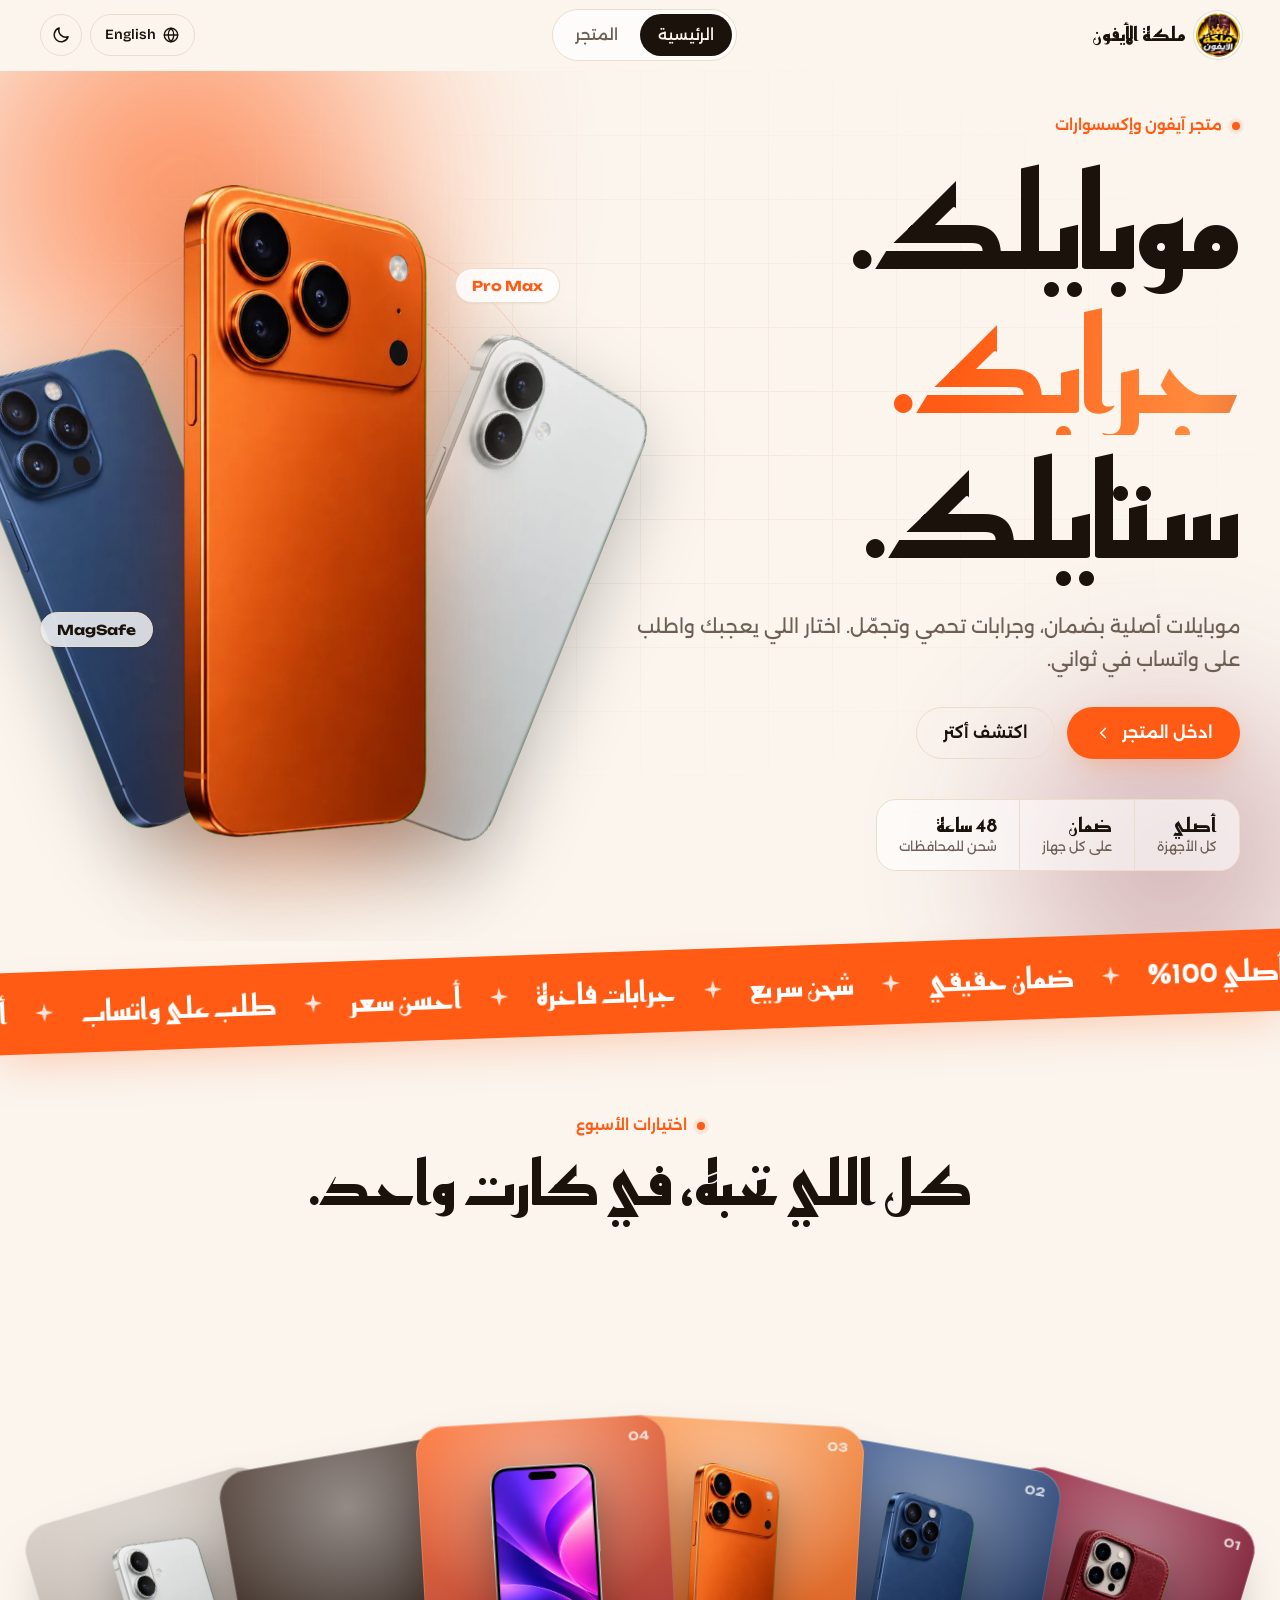
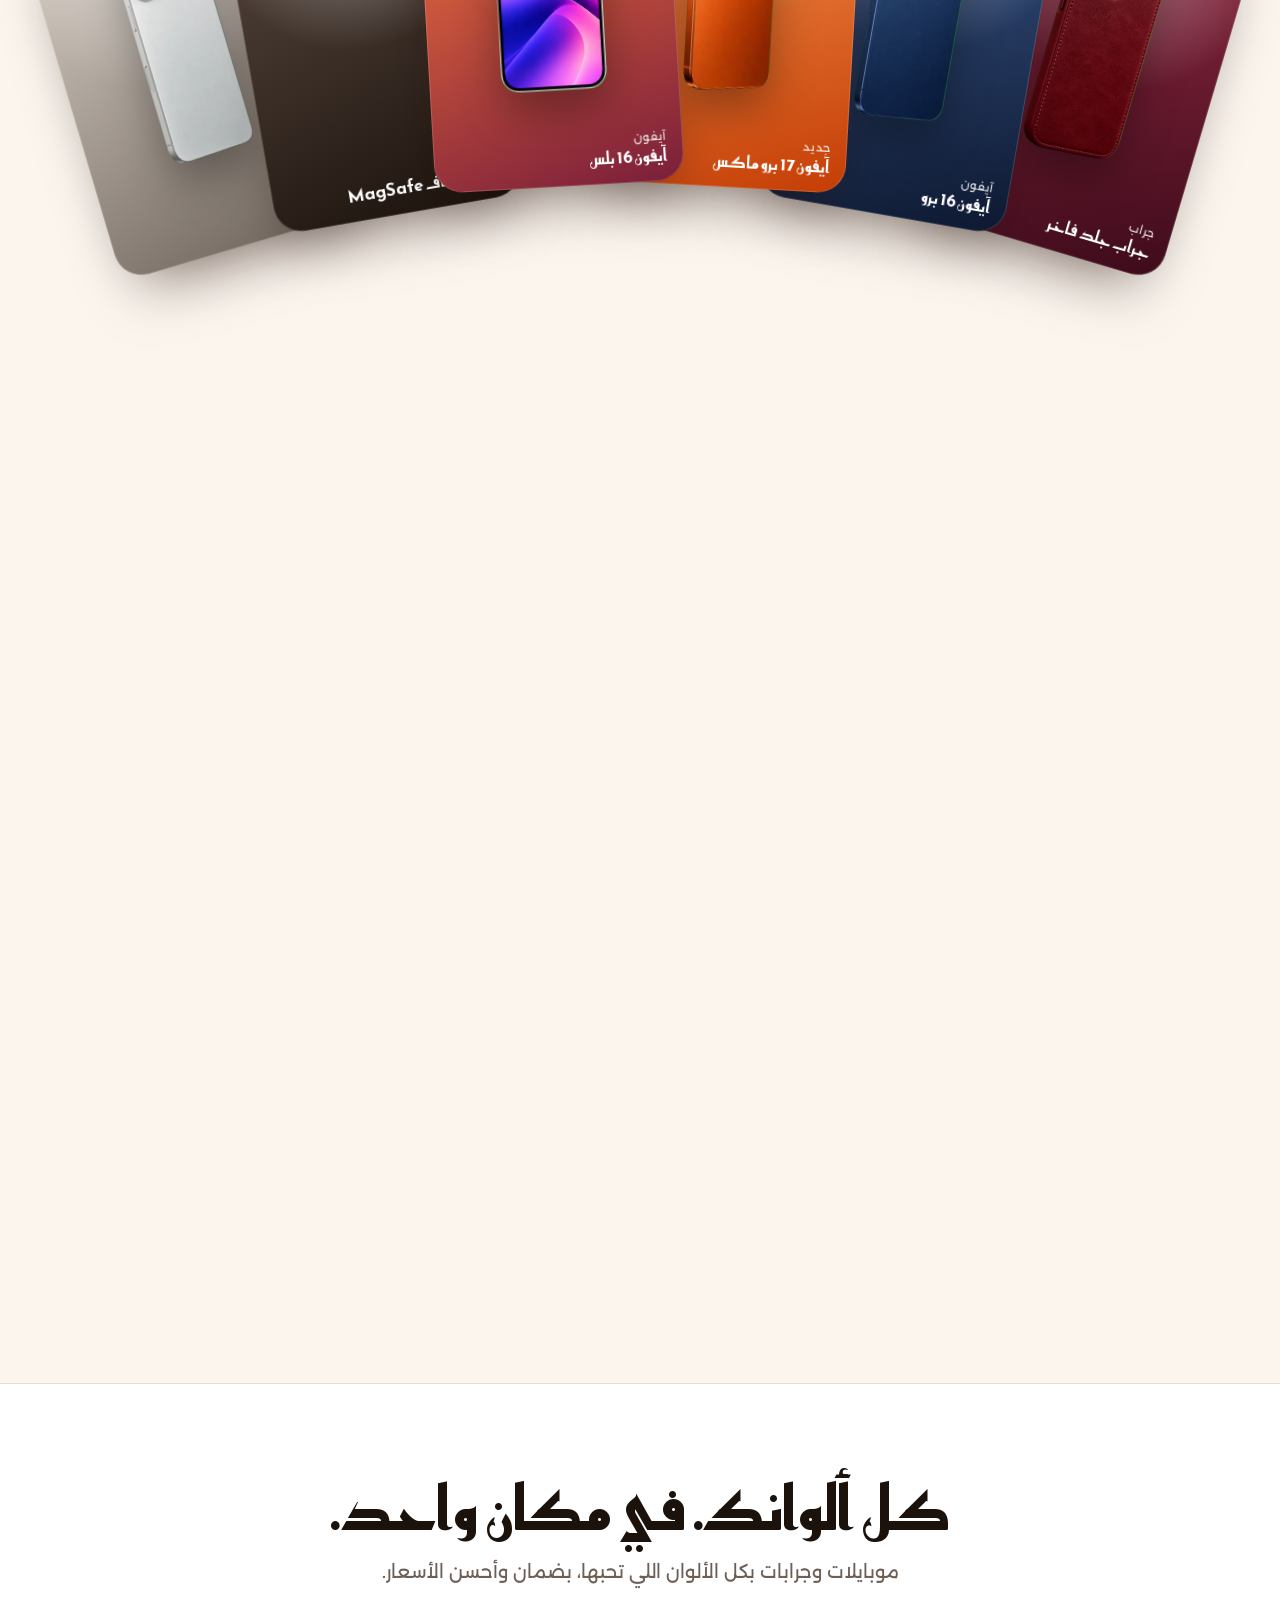
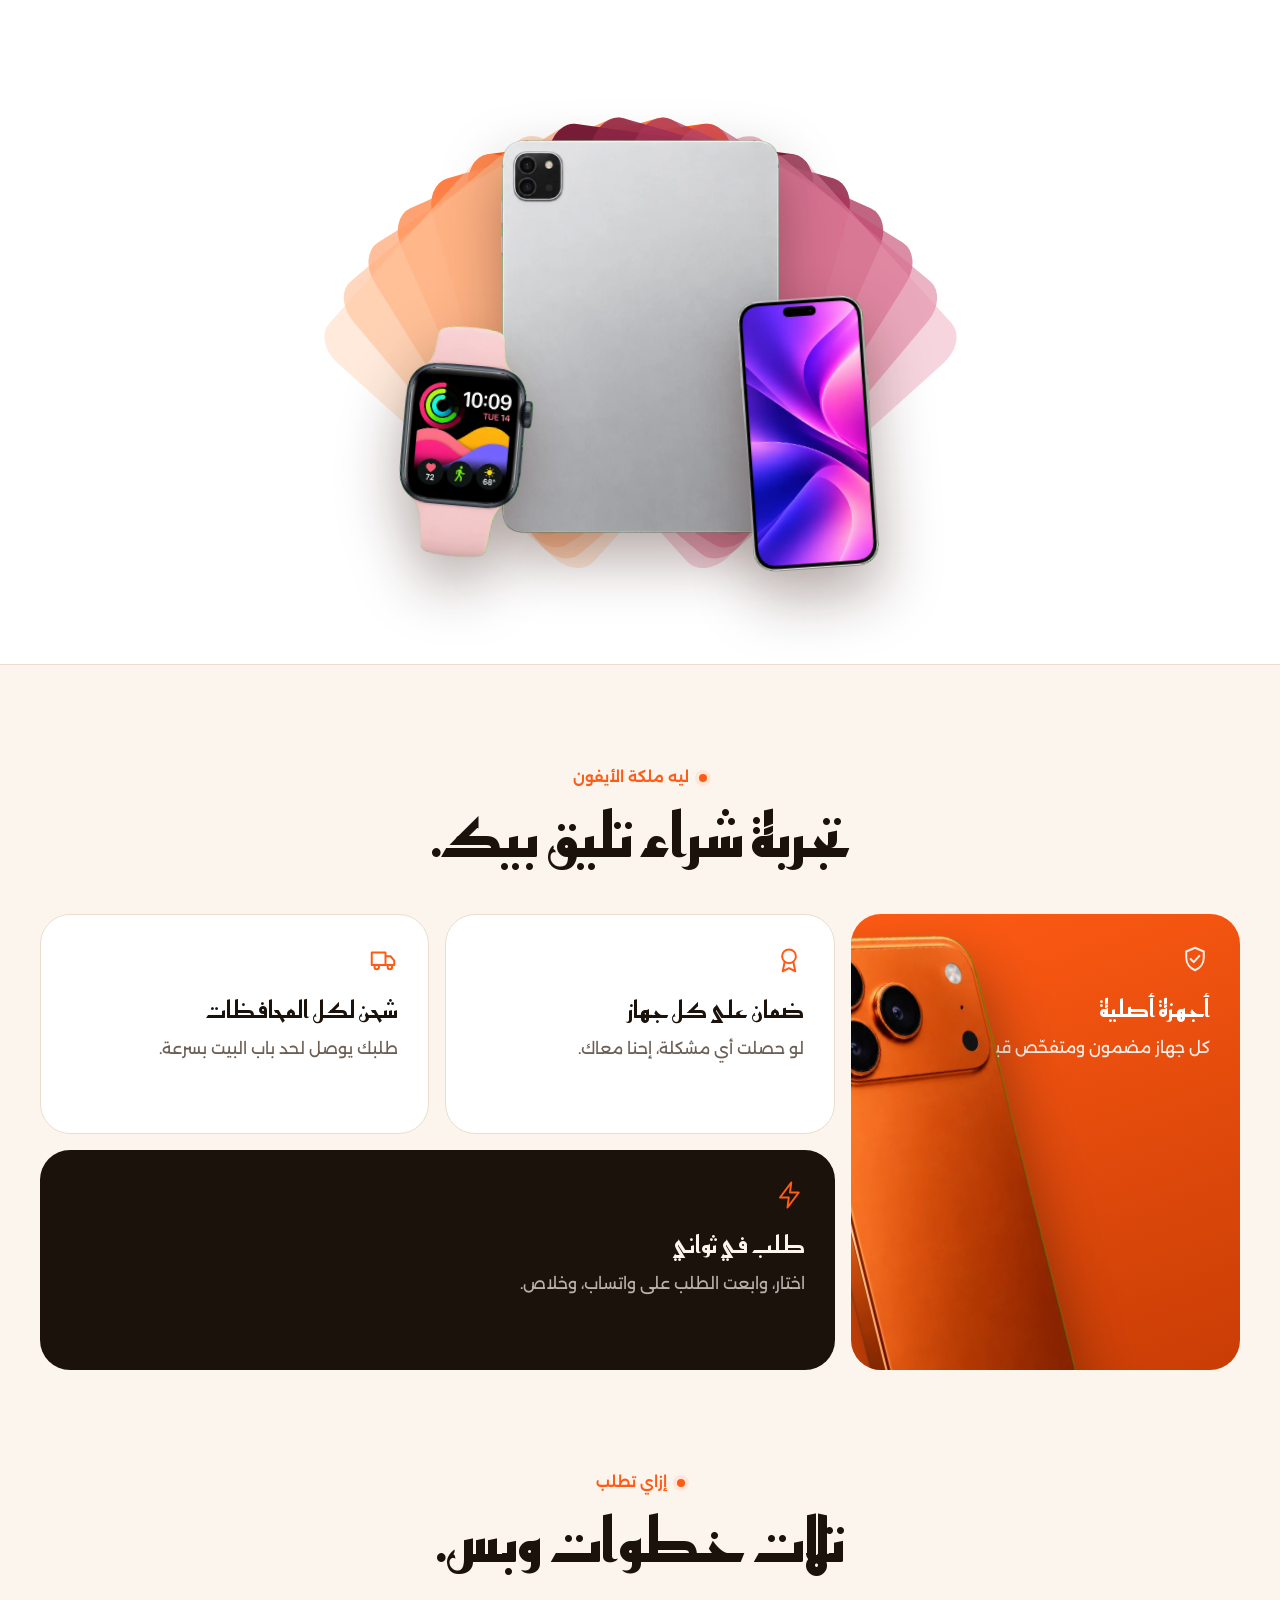
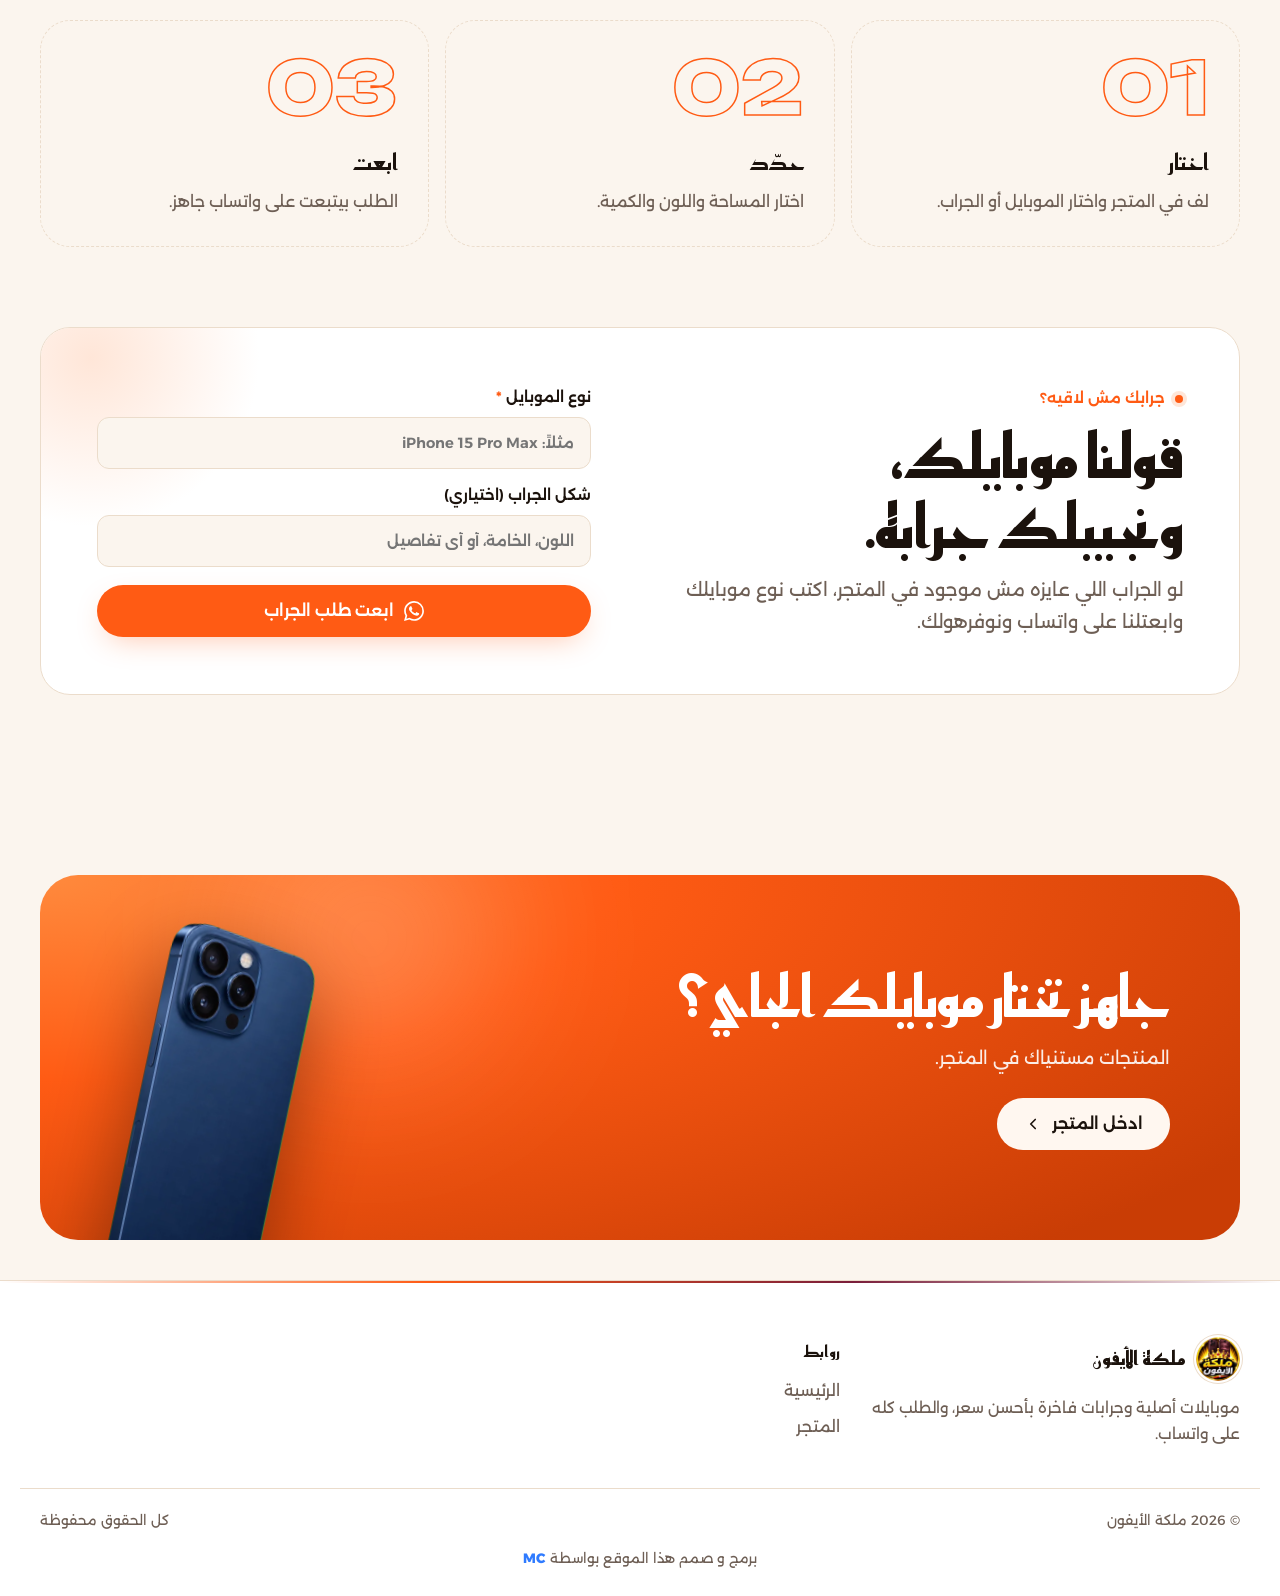
<file: index.html>
<!doctype html>
<html lang="ar" dir="rtl">
<head>
<meta charset="utf-8">
<meta name="viewport" content="width=device-width, initial-scale=1, viewport-fit=cover">
<title>ملكة الأيفون | موبايلات وجرابات</title>
<meta name="description" content="ملكة الأيفون: موبايلات أصلية وجرابات فاخرة بأحسن سعر، والطلب على واتساب.">
<meta name="color-scheme" content="light dark">
<meta name="theme-color" content="#FBF5EE" media="(prefers-color-scheme: light)">
<meta name="theme-color" content="#0D0907" media="(prefers-color-scheme: dark)">
<meta property="og:type" content="website">
<meta property="og:title" content="ملكة الأيفون | موبايلات وجرابات">
<meta property="og:description" content="ملكة الأيفون: موبايلات أصلية وجرابات فاخرة بأحسن سعر، والطلب على واتساب.">
<link rel="icon" href="favicon.ico" sizes="any">
<link rel="icon" type="image/png" sizes="32x32" href="img/favicon-32.png">
<link rel="icon" type="image/png" sizes="16x16" href="img/favicon-16.png">
<link rel="apple-touch-icon" href="img/apple-touch-icon.png">
<link rel="manifest" href="manifest.webmanifest">
<script>try{var d=document.documentElement,t=localStorage.getItem('mk_theme'),l=localStorage.getItem('mk_lang');if(t==='light'||t==='dark')d.setAttribute('data-theme',t);if(l==='en'){d.lang='en';d.dir='ltr'}}catch(e){}</script>
<link rel="preconnect" href="https://malikateliphone.7oka12345678910.workers.dev" crossorigin>
<link rel="preconnect" href="https://fonts.googleapis.com">
<link rel="preconnect" href="https://fonts.gstatic.com" crossorigin>
<link rel="stylesheet" href="https://fonts.googleapis.com/css2?family=Alexandria:wght@300;400;500;600;700&family=Bricolage+Grotesque:opsz,wght@12..96,400;12..96,500;12..96,700;12..96,800&family=Reem+Kufi:wght@500;600;700&family=Unbounded:wght@500;700;800&display=swap">
<link rel="stylesheet" href="core/one.css">
<link rel="stylesheet" href="home/home.css">
<script src="core/config.js" defer></script>
<script src="core/one.js" defer></script>
<script src="home/home.js" defer></script>
</head>
<body data-page="home">
<a class="skip" href="#page" data-t="skip">تخطّى للمحتوى</a>
<div class="announce" id="announce" role="status" hidden><span></span></div>
<header class="top">
  <div class="wrap top-in">
    <a class="brand" href="index.html">
      <img class="brand-logo" src="img/logo.webp" width="44" height="44" alt="" decoding="async">
      <span class="brand-name" data-brand-name>ملكة الأيفون</span>
    </a>
    <nav class="nav" aria-label="القائمة" data-t-al="menu">
      <a href="index.html" aria-current="page" data-t="home">الرئيسية</a>
      <a href="main.html" data-t="shop">المتجر</a>
    </nav>
    <div class="top-act">
      <button class="lang-btn" id="langBtn" type="button" aria-label="Switch to English"><svg viewBox="0 0 24 24" width="18" height="18" fill="none" stroke="currentColor" stroke-width="1.8" stroke-linecap="round" aria-hidden="true"><circle cx="12" cy="12" r="9"/><path d="M3 12h18M12 3c2.6 2.6 3.8 5.6 3.8 9s-1.2 6.4-3.8 9c-2.6-2.6-3.8-5.6-3.8-9S9.4 5.6 12 3z"/></svg><span>English</span></button>
      <button class="icon-btn" id="themeBtn" type="button" aria-label="تبديل الثيم">
        <svg class="i-moon" viewBox="0 0 24 24" width="20" height="20" fill="none" stroke="currentColor" stroke-width="1.8" stroke-linecap="round" stroke-linejoin="round" aria-hidden="true"><path d="M20.5 14.2A8.5 8.5 0 0 1 9.8 3.5a8.5 8.5 0 1 0 10.7 10.7z"/></svg>
        <svg class="i-sun" viewBox="0 0 24 24" width="20" height="20" fill="none" stroke="currentColor" stroke-width="1.8" stroke-linecap="round" stroke-linejoin="round" aria-hidden="true"><circle cx="12" cy="12" r="4"/><path d="M12 2v2M12 20v2M4.9 4.9l1.4 1.4M17.7 17.7l1.4 1.4M2 12h2M20 12h2M4.9 19.1l1.4-1.4M17.7 6.3l1.4-1.4"/></svg>
      </button>
    </div>
  </div>
</header>
<main id="page">
  <section class="hero" aria-labelledby="heroTitle">
    <div class="hero-bg" aria-hidden="true"><span class="blob b1"></span><span class="blob b2"></span><span class="grid-lines"></span></div>
    <div class="wrap hero-in">
      <div class="hero-copy">
        <p class="eyebrow rv"><span class="dot"></span><span data-t="heroEyebrow">متجر آيفون وإكسسوارات</span></p>
        <h1 class="hero-title" id="heroTitle">
          <span class="ln"><span data-t="heroL1">موبايلك.</span></span>
          <span class="ln"><span class="hl" data-t="heroL2">جرابك.</span></span>
          <span class="ln"><span data-t="heroL3">ستايلك.</span></span>
        </h1>
        <p class="hero-sub rv" data-t="heroSub">موبايلات أصلية بضمان، وجرابات تحمي وتجمّل. اختار اللي يعجبك واطلب على واتساب في ثواني.</p>
        <div class="hero-cta rv">
          <a class="btn btn-main" href="main.html"><span data-t="ctaShop">ادخل المتجر</span><svg class="arr" viewBox="0 0 24 24" width="18" height="18" fill="none" stroke="currentColor" stroke-width="2.2" stroke-linecap="round" stroke-linejoin="round" aria-hidden="true"><path d="M15 6l-6 6 6 6"/></svg></a>
          <a class="btn btn-ghost" href="#deckSec" data-t="ctaMore">اكتشف أكتر</a>
        </div>
        <ul class="stats rv">
          <li><b data-t="st1">أصلي</b><span data-t="st1s">كل الأجهزة</span></li>
          <li><b data-t="st2">ضمان</b><span data-t="st2s">على كل جهاز</span></li>
          <li><b data-t="st3">48 ساعة</b><span data-t="st3s">شحن للمحافظات</span></li>
        </ul>
      </div>
      <div class="hero-art" id="heroArt" aria-hidden="true">
        <span class="ring r1"></span><span class="ring r2"></span>
        <img class="ph-b" src="img/products/phone-blue.webp" alt="" width="497" height="900" decoding="async">
        <img class="ph-s" src="img/products/phone-silver.webp" alt="" width="497" height="900" decoding="async">
        <img class="ph-o" src="img/products/phone-orange.webp" alt="" width="497" height="900" decoding="async" fetchpriority="high">
        <span class="chip-f c1">MagSafe</span><span class="chip-f c2">Pro Max</span>
      </div>
    </div>
  </section>

  <div class="marquee" aria-hidden="true"><div class="mq-track" id="mq"></div></div>

  <section class="deck-sec" id="deckSec" aria-labelledby="deckTitle">
    <div class="wrap sec-head rv"><p class="eyebrow"><span class="dot"></span><span data-t="deckEyebrow">اختيارات الأسبوع</span></p><h2 class="sec-title" id="deckTitle" data-t="deckTitle">كل اللي تحبه، في كارت واحد.</h2></div>
    <div class="deck-track" id="deckTrack">
      <div class="deck-pin">
        <div class="deck" id="deck" role="list"></div>
        <p class="deck-hint" id="deckHint"><svg viewBox="0 0 24 24" width="16" height="16" fill="none" stroke="currentColor" stroke-width="2" stroke-linecap="round" stroke-linejoin="round" aria-hidden="true"><path d="M12 5v14M6 13l6 6 6-6"/></svg><span data-t="deckHint">انزل لتحت عشان الكروت تتفرد</span></p>
      </div>
    </div>
  </section>

  <section class="fan-sec" aria-labelledby="fanTitle">
    <div class="wrap fan-copy rv">
      <h2 class="sec-title" id="fanTitle" data-t="fanTitle">كل ألوانك. في مكان واحد.</h2>
      <p class="sec-sub" data-t="fanSub">موبايلات وجرابات بكل الألوان اللي تحبها، بضمان وأحسن الأسعار.</p>
    </div>
    <div class="fan-stage" id="fanStage" aria-hidden="true">
      <div class="fan-panels" id="fanPanels"></div>
      <img class="dev dev-tab" src="img/products/tablet-silver.webp" alt="" width="738" height="900" loading="lazy" decoding="async">
      <img class="dev dev-phone" src="img/products/phone-front.webp" alt="" width="497" height="900" loading="lazy" decoding="async">
      <img class="dev dev-watch" src="img/products/watch.webp" alt="" width="600" height="900" loading="lazy" decoding="async">
    </div>
  </section>

  <section class="why wrap" aria-labelledby="whyTitle">
    <div class="sec-head rv"><p class="eyebrow"><span class="dot"></span><span data-t="whyEyebrow">ليه ملكة الأيفون</span></p><h2 class="sec-title" id="whyTitle" data-t="whyTitle">تجربة شراء تليق بيك.</h2></div>
    <div class="bento">
      <article class="tile t-big rv"><svg viewBox="0 0 24 24" width="30" height="30" fill="none" stroke="currentColor" stroke-width="1.6" stroke-linecap="round" stroke-linejoin="round" aria-hidden="true"><path d="M12 3l7 3v5c0 4.5-3 8.3-7 10-4-1.7-7-5.5-7-10V6z"/><path d="M8.5 12l2.5 2.5 4.5-5"/></svg><h3 data-t="f1">أجهزة أصلية</h3><p data-t="f1s"></p><img src="img/products/phone-orange.webp" alt="" width="497" height="900" loading="lazy" decoding="async"></article>
      <article class="tile rv"><svg viewBox="0 0 24 24" width="30" height="30" fill="none" stroke="currentColor" stroke-width="1.6" stroke-linecap="round" stroke-linejoin="round" aria-hidden="true"><circle cx="12" cy="9" r="5.5"/><path d="M8.5 13.5L7 21l5-2.5 5 2.5-1.5-7.5"/></svg><h3 data-t="f2"></h3><p data-t="f2s"></p></article>
      <article class="tile rv"><svg viewBox="0 0 24 24" width="30" height="30" fill="none" stroke="currentColor" stroke-width="1.6" stroke-linecap="round" stroke-linejoin="round" aria-hidden="true"><path d="M3 6h11v10H3zM14 9h4l3 3.5V16h-7"/><circle cx="7" cy="17.5" r="1.8"/><circle cx="17.5" cy="17.5" r="1.8"/></svg><h3 data-t="f3"></h3><p data-t="f3s"></p></article>
      <article class="tile t-wide rv"><svg viewBox="0 0 24 24" width="30" height="30" fill="none" stroke="currentColor" stroke-width="1.6" stroke-linecap="round" stroke-linejoin="round" aria-hidden="true"><path d="M13 2L4 14h7l-1 8 9-12h-7z"/></svg><h3 data-t="f4"></h3><p data-t="f4s"></p></article>
    </div>
  </section>

  <section class="how wrap" aria-labelledby="howTitle">
    <div class="sec-head rv"><p class="eyebrow"><span class="dot"></span><span data-t="howEyebrow">إزاي تطلب</span></p><h2 class="sec-title" id="howTitle" data-t="howTitle">تلات خطوات وبس.</h2></div>
    <ol class="steps">
      <li class="rv"><span class="num">01</span><h3 data-t="h1"></h3><p data-t="h1s"></p></li>
      <li class="rv"><span class="num">02</span><h3 data-t="h2"></h3><p data-t="h2s"></p></li>
      <li class="rv"><span class="num">03</span><h3 data-t="h3"></h3><p data-t="h3s"></p></li>
    </ol>
  </section>

  <section class="feat wrap" id="feat" aria-labelledby="featTitle" hidden>
    <div class="sec-head row rv"><div><p class="eyebrow"><span class="dot"></span><span data-t="featEyebrow">من المتجر</span></p><h2 class="sec-title" id="featTitle" data-t="featTitle">وصل حديثًا.</h2></div><a class="btn btn-ghost" href="main.html"><span data-t="featAll">كل المنتجات</span><svg class="arr" viewBox="0 0 24 24" width="18" height="18" fill="none" stroke="currentColor" stroke-width="2.2" stroke-linecap="round" stroke-linejoin="round" aria-hidden="true"><path d="M15 6l-6 6 6 6"/></svg></a></div>
    <div class="feat-grid" id="featGrid"></div>
  </section>

  <section class="case-req wrap" id="caseReq" aria-labelledby="caseTitle"></section>

  <section class="end wrap" aria-labelledby="endTitle">
    <div class="end-box rv">
      <span class="blob b3" aria-hidden="true"></span>
      <h2 id="endTitle" data-t="endTitle">جاهز تختار موبايلك الجاي؟</h2>
      <p data-t="endSub">المنتجات مستنياك في المتجر.</p>
      <a class="btn btn-light" href="main.html"><span data-t="ctaShop">ادخل المتجر</span><svg class="arr" viewBox="0 0 24 24" width="18" height="18" fill="none" stroke="currentColor" stroke-width="2.2" stroke-linecap="round" stroke-linejoin="round" aria-hidden="true"><path d="M15 6l-6 6 6 6"/></svg></a>
      <img src="img/products/phone-blue.webp" alt="" width="497" height="900" loading="lazy" decoding="async">
    </div>
  </section>
</main>
<footer class="foot" id="foot"></footer>
<div class="toast" id="toast" role="status" aria-live="polite"></div>
</body>
</html>
</file>
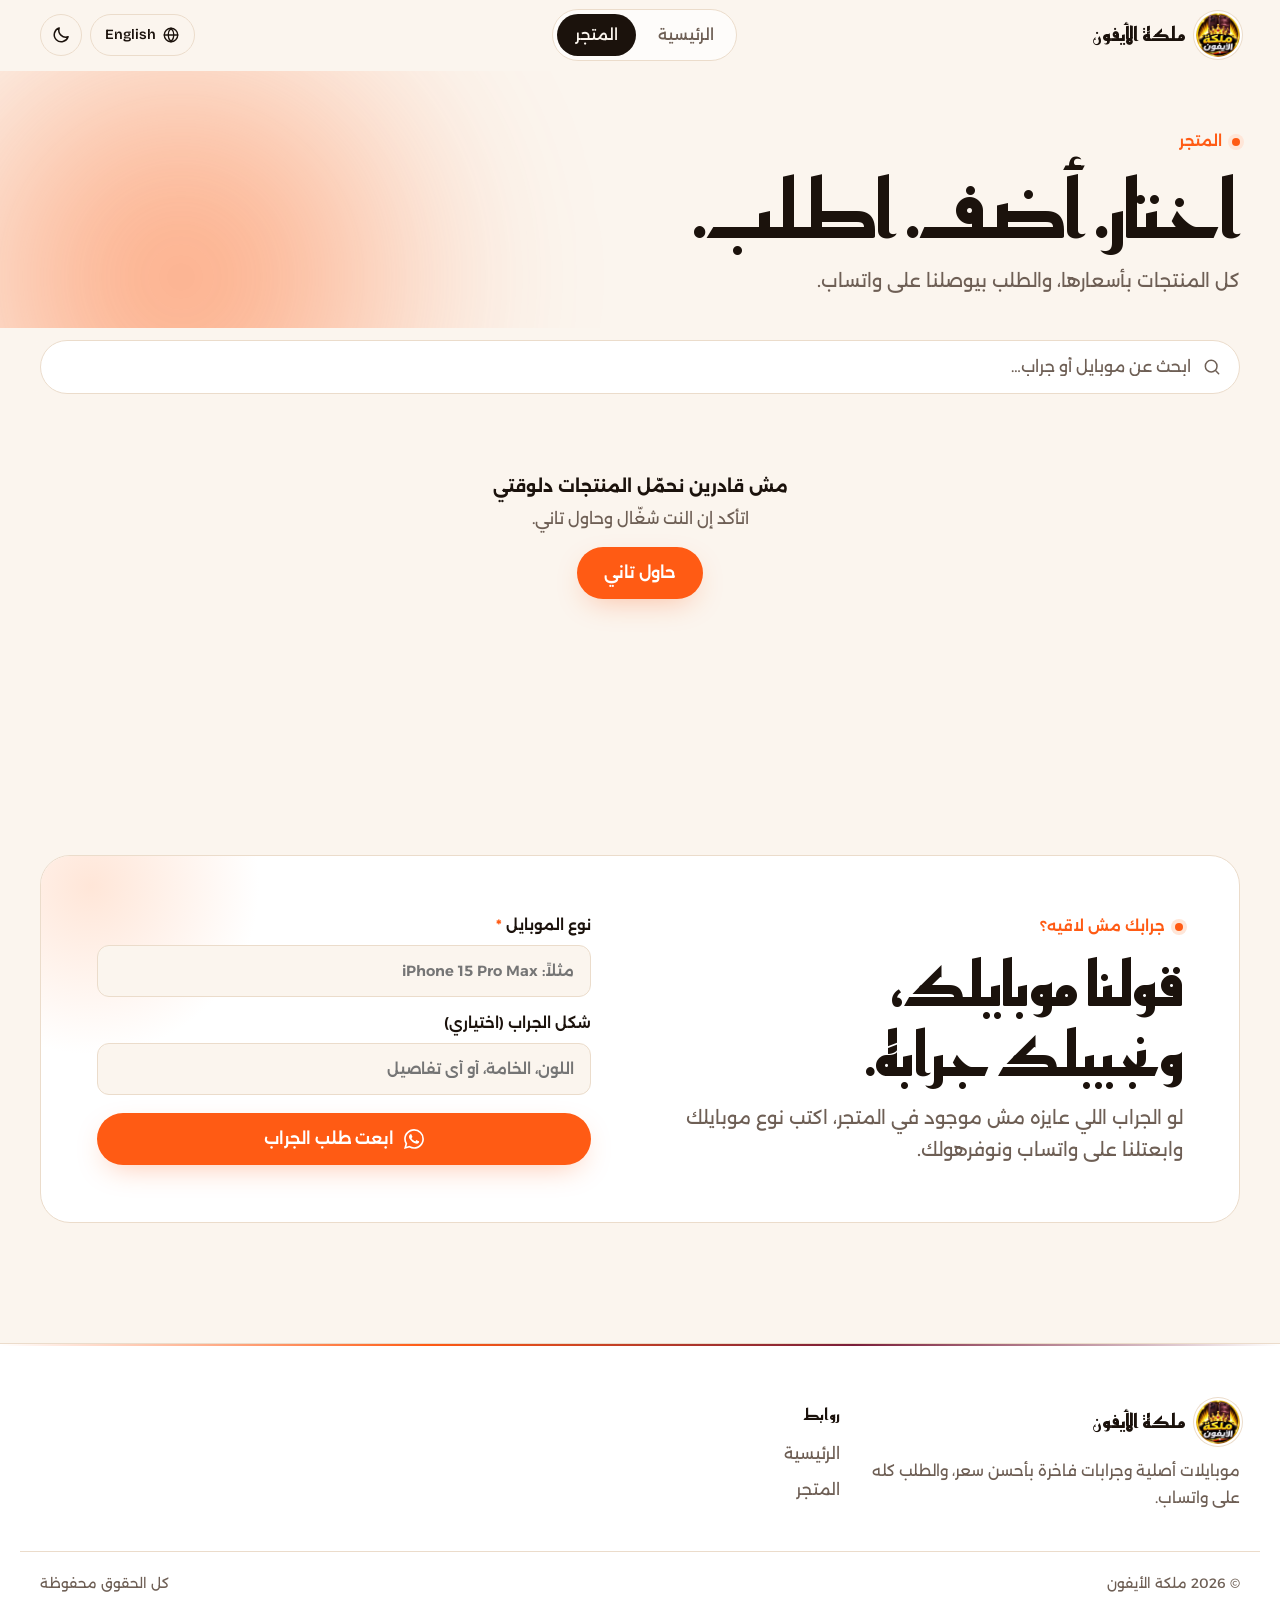
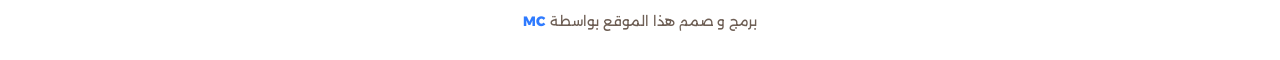
<file: main.html>
<!doctype html>
<html lang="ar" dir="rtl">
<head>
<meta charset="utf-8">
<meta name="viewport" content="width=device-width, initial-scale=1, viewport-fit=cover">
<title>المتجر | ملكة الأيفون</title>
<meta name="description" content="تسوّق موبايلات وجرابات ملكة الأيفون بأسعارها، وابعت طلبك على واتساب.">
<meta name="color-scheme" content="light dark">
<meta name="theme-color" content="#FBF5EE" media="(prefers-color-scheme: light)">
<meta name="theme-color" content="#0D0907" media="(prefers-color-scheme: dark)">
<meta property="og:type" content="website">
<meta property="og:title" content="المتجر | ملكة الأيفون">
<meta property="og:description" content="تسوّق موبايلات وجرابات ملكة الأيفون بأسعارها، وابعت طلبك على واتساب.">
<link rel="icon" href="favicon.ico" sizes="any">
<link rel="icon" type="image/png" sizes="32x32" href="img/favicon-32.png">
<link rel="icon" type="image/png" sizes="16x16" href="img/favicon-16.png">
<link rel="apple-touch-icon" href="img/apple-touch-icon.png">
<link rel="manifest" href="manifest.webmanifest">
<script>try{var d=document.documentElement,t=localStorage.getItem('mk_theme'),l=localStorage.getItem('mk_lang');if(t==='light'||t==='dark')d.setAttribute('data-theme',t);if(l==='en'){d.lang='en';d.dir='ltr'}}catch(e){}</script>
<link rel="preconnect" href="https://malikateliphone.7oka12345678910.workers.dev" crossorigin>
<link rel="preconnect" href="https://fonts.googleapis.com">
<link rel="preconnect" href="https://fonts.gstatic.com" crossorigin>
<link rel="stylesheet" href="https://fonts.googleapis.com/css2?family=Alexandria:wght@300;400;500;600;700&family=Bricolage+Grotesque:opsz,wght@12..96,400;12..96,500;12..96,700;12..96,800&family=Reem+Kufi:wght@500;600;700&family=Unbounded:wght@500;700;800&display=swap">
<link rel="stylesheet" href="core/one.css">
<link rel="stylesheet" href="main/main.css">
<script src="core/config.js" defer></script>
<script src="core/lists.js" defer></script>
<script src="core/one.js" defer></script>
<script src="main/main.js" defer></script>
</head>
<body data-page="main">
<a class="skip" href="#page" data-t="skip">تخطّى للمحتوى</a>
<div class="announce" id="announce" role="status" hidden><span></span></div>
<header class="top">
  <div class="wrap top-in">
    <a class="brand" href="index.html">
      <img class="brand-logo" src="img/logo.webp" width="44" height="44" alt="" decoding="async">
      <span class="brand-name" data-brand-name>ملكة الأيفون</span>
    </a>
    <nav class="nav" aria-label="القائمة" data-t-al="menu">
      <a href="index.html" data-t="home">الرئيسية</a>
      <a href="main.html" aria-current="page" data-t="shop">المتجر</a>
    </nav>
    <div class="top-act">
      <button class="lang-btn" id="langBtn" type="button" aria-label="Switch to English"><svg viewBox="0 0 24 24" width="18" height="18" fill="none" stroke="currentColor" stroke-width="1.8" stroke-linecap="round" aria-hidden="true"><circle cx="12" cy="12" r="9"/><path d="M3 12h18M12 3c2.6 2.6 3.8 5.6 3.8 9s-1.2 6.4-3.8 9c-2.6-2.6-3.8-5.6-3.8-9S9.4 5.6 12 3z"/></svg><span>English</span></button>
      <button class="icon-btn" id="themeBtn" type="button" aria-label="تبديل الثيم">
        <svg class="i-moon" viewBox="0 0 24 24" width="20" height="20" fill="none" stroke="currentColor" stroke-width="1.8" stroke-linecap="round" stroke-linejoin="round" aria-hidden="true"><path d="M20.5 14.2A8.5 8.5 0 0 1 9.8 3.5a8.5 8.5 0 1 0 10.7 10.7z"/></svg>
        <svg class="i-sun" viewBox="0 0 24 24" width="20" height="20" fill="none" stroke="currentColor" stroke-width="1.8" stroke-linecap="round" stroke-linejoin="round" aria-hidden="true"><circle cx="12" cy="12" r="4"/><path d="M12 2v2M12 20v2M4.9 4.9l1.4 1.4M17.7 17.7l1.4 1.4M2 12h2M20 12h2M4.9 19.1l1.4-1.4M17.7 6.3l1.4-1.4"/></svg>
      </button>
    </div>
  </div>
</header>
<main id="page">
  <section class="shop-hero">
    <div class="hero-bg" aria-hidden="true"><span class="blob b1"></span></div>
    <div class="wrap">
      <p class="eyebrow"><span class="dot"></span><span data-t="shopEyebrow">المتجر</span></p>
      <h1 class="shop-title" data-t="shopTitle">اختار. أضف. اطلب.</h1>
      <p class="sec-sub" data-t="shopSub">كل المنتجات بأسعارها، والطلب بيوصلنا على واتساب.</p>
    </div>
  </section>
  <div class="wrap">
    <div class="toolbar" id="toolbar">
      <label class="search">
        <span class="sr" data-t="search">ابحث عن منتج</span>
        <svg viewBox="0 0 24 24" width="20" height="20" fill="none" stroke="currentColor" stroke-width="1.8" stroke-linecap="round" aria-hidden="true"><circle cx="11" cy="11" r="7"/><path d="M20 20l-3.5-3.5"/></svg>
        <input id="q" type="search" placeholder="ابحث عن موبايل أو جراب…" data-t-ph="searchPh" autocomplete="off" enterkeyhint="search" maxlength="60">
      </label>
      <div class="cats" id="cats" role="group" aria-label="الأقسام" data-t-al="cats" hidden></div>
    </div>
    <p class="count" id="count" aria-live="polite"></p>
    <div id="shop" class="shop-area">
      <div class="grid" aria-hidden="true">
        <div class="card skel"></div><div class="card skel"></div><div class="card skel"></div><div class="card skel"></div>
        <div class="card skel"></div><div class="card skel"></div><div class="card skel"></div><div class="card skel"></div>
      </div>
    </div>
  </div>

  <section class="case-req wrap" id="caseReq" aria-labelledby="caseTitle"></section>

  <div class="cartbar" id="cartbar" hidden><button type="button" id="cartOpen" aria-haspopup="dialog"></button></div>

  <dialog class="sheet" id="pd" aria-labelledby="pdHead">
    <div class="sheet-head"><h2 id="pdHead" data-t="pdHead">تفاصيل المنتج</h2><button class="close" type="button" data-close data-t-al="close" aria-label="إغلاق"><svg viewBox="0 0 24 24" width="18" height="18" fill="none" stroke="currentColor" stroke-width="2" stroke-linecap="round" aria-hidden="true"><path d="M6 6l12 12M18 6L6 18"/></svg></button></div>
    <div class="sheet-body" id="pdBody"></div>
    <div class="sheet-foot" id="pdFoot"></div>
  </dialog>

  <dialog class="sheet" id="cart" aria-labelledby="cartHead">
    <div class="sheet-head"><h2 id="cartHead" data-t="cartHead">طلبك</h2><button class="close" type="button" data-close data-t-al="close" aria-label="إغلاق"><svg viewBox="0 0 24 24" width="18" height="18" fill="none" stroke="currentColor" stroke-width="2" stroke-linecap="round" aria-hidden="true"><path d="M6 6l12 12M18 6L6 18"/></svg></button></div>
    <div class="sheet-body">
      <div class="lines" id="cartLines"></div>
      <div class="sums">
        <div class="sum-r"><span data-t="subTotal">المنتجات</span><span id="cartSub"></span></div>
        <div class="sum-r" id="shipRow"><span data-t="shipFee">الشحن</span><span id="cartShip"></span></div>
        <div class="total"><span data-t="grand">الإجمالي</span><span class="v" id="cartTotal"></span></div>
      </div>
      <p class="note-s" id="cartNote" hidden></p>
      <form class="form" id="orderForm" novalidate>
        <p class="req-hint" data-t="reqHint">الحقول اللي عليها * لازم تتملى.</p>
        <label><span><span data-t="fName">الاسم</span> <b class="star" aria-hidden="true">*</b></span>
          <input id="fName" name="name" type="text" autocomplete="name" maxlength="60" required aria-required="true">
          <span class="err" id="fNameErr" data-t="fNameErr" hidden>اكتب اسمك عشان نعرف نكلمك.</span>
        </label>
        <label><span><span data-t="fPhone">رقم موبايل تاني للتواصل (اختياري)</span></span>
          <input id="fPhone" name="phone" type="tel" inputmode="tel" autocomplete="tel" maxlength="20" dir="ltr" placeholder="01xxxxxxxxx">
          <span class="hint" data-t="fPhoneHint">رقم غير رقم الواتساب اللي هتبعت منه، عشان لو مقدرناش نوصلك.</span>
          <span class="err" id="fPhoneErr" data-t="fPhoneErr" hidden>اكتب رقم موبايل صحيح.</span>
        </label>
        <fieldset class="method" id="fMethod">
          <legend><span data-t="fMethod">طريقة الاستلام</span> <b class="star" aria-hidden="true">*</b></legend>
          <div class="seg">
            <label class="seg-o" id="mDelWrap"><input type="radio" name="method" value="delivery" checked><span class="seg-b"><svg viewBox="0 0 24 24" width="22" height="22" fill="none" stroke="currentColor" stroke-width="1.8" stroke-linecap="round" stroke-linejoin="round" aria-hidden="true"><path d="M3 6h11v10H3zM14 9h4l3 3.5V16h-7"/><circle cx="7" cy="17.5" r="1.8"/><circle cx="17.5" cy="17.5" r="1.8"/></svg><b data-t="mDel">توصيل</b><small data-t="mDelS">لحد باب البيت</small></span></label>
            <label class="seg-o" id="mPickWrap"><input type="radio" name="method" value="pickup"><span class="seg-b"><svg viewBox="0 0 24 24" width="22" height="22" fill="none" stroke="currentColor" stroke-width="1.8" stroke-linecap="round" stroke-linejoin="round" aria-hidden="true"><path d="M4 9l1.5-5h13L20 9M4 9v11h16V9M4 9h16M9 20v-6h6v6"/></svg><b data-t="mPick">استلام من المحل</b><small data-t="mPickS">من غير مصاريف شحن</small></span></label>
          </div>
        </fieldset>
        <label id="fGovWrap"><span><span data-t="fGov">المحافظة</span> <b class="star" aria-hidden="true">*</b></span>
          <select id="fGov" name="gov" required aria-required="true"></select>
          <span class="err" id="fGovErr" data-t="fGovErr" hidden>اختار المحافظة.</span>
        </label>
        <div class="pick-info" id="pickInfo" hidden></div>
        <label id="fAddrWrap"><span><span data-t="fAddr">العنوان</span> <b class="star" aria-hidden="true">*</b></span>
          <input id="fAddr" name="address" type="text" autocomplete="street-address" maxlength="200" required aria-required="true">
          <span class="err" id="fAddrErr" data-t="fAddrErr" hidden>اكتب عنوانك بالتفصيل.</span>
        </label>
        <label><span data-t="fNote">ملاحظات (اختياري)</span>
          <textarea id="fNote" name="note" maxlength="300"></textarea>
        </label>
        <label class="remember"><input type="checkbox" id="fRemember"><span data-t="fRemember">افتكر بياناتي على الجهاز ده للطلب الجاي</span></label>
      </form>
    </div>
    <div class="sheet-foot">
      <button class="btn btn-main btn-block" type="button" id="sendOrder">
        <svg viewBox="0 0 24 24" width="20" height="20" fill="currentColor" aria-hidden="true"><path d="M17.472 14.382c-.297-.149-1.758-.867-2.03-.967-.273-.099-.471-.148-.67.15-.197.297-.767.966-.94 1.164-.173.199-.347.223-.644.075-.297-.15-1.255-.463-2.39-1.475-.883-.788-1.48-1.761-1.653-2.059-.173-.297-.018-.458.13-.606.134-.133.298-.347.446-.52.149-.174.198-.298.298-.497.099-.198.05-.371-.025-.52-.075-.149-.669-1.612-.916-2.207-.242-.579-.487-.5-.669-.51-.173-.008-.371-.01-.57-.01-.198 0-.52.074-.792.372-.272.297-1.04 1.016-1.04 2.479 0 1.462 1.065 2.875 1.213 3.074.149.198 2.096 3.2 5.077 4.487.709.306 1.262.489 1.694.625.712.227 1.36.195 1.871.118.571-.085 1.758-.719 2.006-1.413.248-.694.248-1.289.173-1.413-.074-.124-.272-.198-.57-.347m-5.421 7.403h-.004a9.87 9.87 0 0 1-5.031-1.378l-.361-.214-3.741.982.998-3.648-.235-.374a9.86 9.86 0 0 1-1.51-5.26c.001-5.45 4.436-9.884 9.888-9.884 2.64 0 5.122 1.03 6.988 2.898a9.825 9.825 0 0 1 2.893 6.994c-.003 5.45-4.437 9.884-9.885 9.884m8.413-18.297A11.815 11.815 0 0 0 12.05 0C5.495 0 .16 5.335.157 11.892c0 2.096.547 4.142 1.588 5.945L.057 24l6.305-1.654a11.882 11.882 0 0 0 5.683 1.448h.005c6.554 0 11.89-5.335 11.893-11.893a11.821 11.821 0 0 0-3.48-8.413z"/></svg>
        <span data-t="send">إرسال الطلب على واتساب</span>
      </button>
      <button class="btn btn-ghost btn-block" type="button" id="clearCart" data-t="clear">تفريغ السلة</button>
    </div>
  </dialog>
</main>
<footer class="foot" id="foot"></footer>
<div class="toast" id="toast" role="status" aria-live="polite"></div>
</body>
</html>
</file>
<file: core/one.css>
:root{
  color-scheme: light;
  --bg:#FBF5EE;
  --surface:#FFFFFF;
  --surface-2:#F4EADF;
  --ink:#1B120C;
  --ink-2:#6E5F55;
  --line:#EBDCCB;
  --brand:#FF5B14;
  --brand-2:#FF8A3D;
  --brand-deep:#C93D05;
  --on-brand:#FFFFFF;
  --brand-soft:#FFE6D8;
  --accent:#7A1E3A;
  --glow:rgba(255,91,20,.38);
  --spot:rgba(255,120,50,.16);
  --danger:#C2362F;
  --ok:#2F7D5B;
  --shadow:0 1px 2px rgba(27,18,12,.05), 0 18px 40px -22px rgba(90,40,10,.35);
  --r-s:12px; --r-m:20px; --r-l:30px;
  --f-display:"Reem Kufi","Alexandria",system-ui,sans-serif;
  --f-body:"Alexandria","Segoe UI",Tahoma,system-ui,sans-serif;
  --gold:var(--brand); --gold-ink:var(--on-brand); --gold-deep:var(--brand);
}
:root:lang(en){
  --f-display:"Unbounded","Bricolage Grotesque",system-ui,sans-serif;
  --f-body:"Bricolage Grotesque",system-ui,sans-serif;
}
@media (prefers-color-scheme: dark){
  :root:not([data-theme="light"]){
    color-scheme: dark;
    --bg:#0D0907; --surface:#17110D; --surface-2:#221912; --ink:#F7EDE4; --ink-2:#B3A194; --line:#30251C;
    --brand:#FF6A26; --brand-2:#FF9A55; --brand-deep:#FF6A26; --on-brand:#1A0A02; --brand-soft:#33190B; --accent:#E0577C;
    --glow:rgba(255,106,38,.45); --spot:rgba(255,106,38,.14); --danger:#F0857E; --ok:#6CC49C;
    --shadow:0 1px 2px rgba(0,0,0,.4), 0 22px 50px -24px rgba(0,0,0,.8);
  }
}
:root[data-theme="dark"]{
  color-scheme: dark;
  --bg:#0D0907; --surface:#17110D; --surface-2:#221912; --ink:#F7EDE4; --ink-2:#B3A194; --line:#30251C;
  --brand:#FF6A26; --brand-2:#FF9A55; --brand-deep:#FF6A26; --on-brand:#1A0A02; --brand-soft:#33190B; --accent:#E0577C;
  --glow:rgba(255,106,38,.45); --spot:rgba(255,106,38,.14); --danger:#F0857E; --ok:#6CC49C;
  --shadow:0 1px 2px rgba(0,0,0,.4), 0 22px 50px -24px rgba(0,0,0,.8);
}

*,*::before,*::after{box-sizing:border-box}
html{overflow-x:clip;-webkit-text-size-adjust:100%;scroll-padding-top:90px;scroll-behavior:smooth}
html.lock{overflow:hidden}
body{
  margin:0;min-height:100dvh;display:flex;flex-direction:column;overflow-x:clip;
  background:var(--bg);color:var(--ink);
  font:400 16px/1.75 var(--f-body);
  -webkit-font-smoothing:antialiased;
  transition:background-color .3s,color .3s;
}
:lang(en) body{line-height:1.6}
img{max-width:100%;height:auto;display:block}
button,input,textarea,select{font:inherit;color:inherit}
button{cursor:pointer}
h1,h2,h3,p{margin:0}
ul,ol{margin:0;padding:0;list-style:none}
[hidden]{display:none !important}
::selection{background:var(--brand);color:var(--on-brand)}
:focus-visible{outline:2px solid var(--brand);outline-offset:3px;border-radius:8px}
.sr{position:absolute;width:1px;height:1px;overflow:hidden;clip:rect(0 0 0 0);white-space:nowrap}
.wrap{width:100%;max-width:1240px;margin-inline:auto;padding-inline:20px}

.skip{position:absolute;inset-inline-start:12px;top:-60px;background:var(--brand);color:var(--on-brand);padding:8px 14px;border-radius:var(--r-s);z-index:100;font-weight:600}
.skip:focus{top:10px}

.announce{position:relative;z-index:31;background:var(--ink);color:var(--bg);text-align:center;font-size:.86rem;font-weight:500;padding:8px 16px}
.announce.warn{background:var(--danger);color:#fff}

.top{position:sticky;top:0;z-index:30;transition:background-color .3s,box-shadow .3s,border-color .3s;border-bottom:1px solid transparent}
.top.scrolled{background:color-mix(in srgb,var(--bg) 78%,transparent);backdrop-filter:blur(16px) saturate(1.4);-webkit-backdrop-filter:blur(16px) saturate(1.4);border-color:var(--line)}
.top-in{display:flex;align-items:center;justify-content:space-between;gap:12px;min-height:70px}
.brand{display:flex;align-items:center;gap:10px;text-decoration:none;color:inherit;min-width:0}
.brand-logo{width:44px;height:44px;border-radius:50%;flex:none;box-shadow:0 0 0 2px var(--surface),0 0 0 3px var(--line)}
.brand-name{font-family:var(--f-display);font-weight:700;font-size:1.2rem;white-space:nowrap;overflow:hidden;text-overflow:ellipsis}
:lang(en) .brand-name{font-size:.95rem;letter-spacing:-.01em}
.nav{display:none;gap:4px;padding:4px;border-radius:999px;background:color-mix(in srgb,var(--surface) 70%,transparent);border:1px solid var(--line)}
.nav a{padding:8px 18px;border-radius:999px;text-decoration:none;color:var(--ink-2);font-weight:500;font-size:.95rem;transition:color .2s,background-color .2s}
.nav a:hover{color:var(--ink)}
.nav a[aria-current="page"]{background:var(--ink);color:var(--bg)}
@media (min-width:760px){.nav{display:flex}}
.top-act{display:flex;align-items:center;gap:8px}
.lang-btn{display:inline-flex;align-items:center;gap:6px;height:42px;padding:0 14px;border-radius:999px;background:transparent;border:1px solid var(--line);font-weight:600;font-size:.88rem;transition:border-color .2s,color .2s}
.lang-btn span{font-family:"Bricolage Grotesque",system-ui,sans-serif}
:lang(en) .lang-btn span{font-family:"Alexandria",sans-serif}
.lang-btn:hover{border-color:var(--brand);color:var(--brand)}
.icon-btn{width:42px;height:42px;flex:none;display:grid;place-items:center;background:transparent;border:1px solid var(--line);border-radius:50%;transition:border-color .2s,color .2s}
.icon-btn:hover{border-color:var(--brand);color:var(--brand)}
.icon-btn .i-sun{display:none}
:root[data-theme="dark"] .icon-btn .i-sun{display:block}
:root[data-theme="dark"] .icon-btn .i-moon{display:none}
@media (prefers-color-scheme: dark){
  :root:not([data-theme="light"]) .icon-btn .i-sun{display:block}
  :root:not([data-theme="light"]) .icon-btn .i-moon{display:none}
}
.mnav{display:flex;gap:6px;justify-content:center;padding:0 16px 10px}
@media (min-width:760px){.mnav{display:none}}

main#page{flex:1}

.eyebrow{display:inline-flex;align-items:center;gap:10px;font-size:.82rem;font-weight:600;color:var(--brand);text-transform:uppercase;letter-spacing:.08em}
:lang(ar) .eyebrow{letter-spacing:0;font-size:.92rem}
.eyebrow .dot{width:8px;height:8px;border-radius:50%;background:var(--brand);box-shadow:0 0 0 4px var(--brand-soft);animation:pulse 2.4s ease-in-out infinite}
@keyframes pulse{50%{box-shadow:0 0 0 8px transparent}}
.sec-title{font-family:var(--f-display);font-weight:700;font-size:clamp(2rem,5.2vw,3.8rem);line-height:1.15;letter-spacing:-.01em;margin-top:10px;text-wrap:balance}
:lang(en) .sec-title{font-size:clamp(1.7rem,4.4vw,3.2rem);letter-spacing:-.03em;line-height:1.08}
.sec-sub{color:var(--ink-2);font-size:clamp(1rem,2vw,1.15rem);margin-top:12px;max-width:52ch}

.hero-bg{position:absolute;inset:0;overflow:hidden;pointer-events:none;z-index:0}
.blob{position:absolute;border-radius:50%;filter:blur(70px);opacity:.75}
.blob.b1{width:min(70vw,720px);aspect-ratio:1;background:radial-gradient(circle,var(--brand) 0%,transparent 65%);top:-28%;inset-inline-end:-14%;animation:float 14s ease-in-out infinite}
.blob.b2{width:min(46vw,480px);aspect-ratio:1;background:radial-gradient(circle,var(--accent) 0%,transparent 65%);bottom:-18%;inset-inline-start:-10%;opacity:.4;animation:float 18s ease-in-out infinite reverse}
@keyframes float{50%{transform:translate(4%,6%) scale(1.08)}}

.btn{
  display:inline-flex;align-items:center;justify-content:center;gap:10px;
  min-height:52px;padding:0 26px;border-radius:999px;border:1px solid transparent;
  font-weight:600;font-size:1rem;text-decoration:none;line-height:1;white-space:nowrap;
  transition:transform .2s cubic-bezier(.2,.8,.2,1),background-color .2s,border-color .2s,box-shadow .3s,color .2s;
}
.btn .arr{transition:transform .25s}
:lang(en) .btn .arr{transform:scaleX(-1)}
.btn:hover .arr{transform:translateX(-4px)}
:lang(en) .btn:hover .arr{transform:scaleX(-1) translateX(-4px)}
.btn:active{transform:scale(.97)}
.btn[disabled]{opacity:.5;cursor:not-allowed;transform:none}
.btn-main,.btn-gold{background:var(--brand);color:var(--on-brand);box-shadow:0 10px 30px -10px var(--glow)}
.btn-main:hover:not([disabled]),.btn-gold:hover:not([disabled]){box-shadow:0 16px 40px -10px var(--glow);transform:translateY(-2px)}
.btn-ghost,.btn-line{background:transparent;border-color:var(--line);color:var(--ink)}
.btn-ghost:hover:not([disabled]),.btn-line:hover:not([disabled]){border-color:var(--ink)}
.btn-light{background:#FFF7F0;color:#1B120C}
.btn-light:hover{transform:translateY(-2px)}
.btn-block{width:100%}

.rv{opacity:0;transform:translateY(28px);transition:opacity .9s cubic-bezier(.2,.8,.2,1),transform .9s cubic-bezier(.2,.8,.2,1);transition-delay:var(--dl,0s)}
.rv.in{opacity:1;transform:none}

.foot{position:relative;margin-top:40px;background:var(--surface);border-top:1px solid var(--line);padding-block:56px calc(26px + env(safe-area-inset-bottom));overflow:hidden}
.foot::before{content:"";position:absolute;inset-inline:0;top:-1px;height:3px;background:linear-gradient(90deg,transparent,var(--brand),var(--accent),transparent)}
.foot-grid{display:grid;gap:32px;grid-template-columns:1fr}
@media (min-width:760px){.foot-grid{grid-template-columns:1.6fr 1fr 1.2fr 1fr}}
.foot-about{color:var(--ink-2);margin-top:14px;max-width:36ch;font-size:.95rem}
.foot-col{display:flex;flex-direction:column;gap:8px}
.foot-col h2{font-family:var(--f-display);font-size:1rem;font-weight:700;margin-bottom:4px}
:lang(en) .foot-col h2{font-size:.85rem;text-transform:uppercase;letter-spacing:.06em}
.foot-col a{color:var(--ink-2);text-decoration:none;width:max-content;transition:color .2s}
.foot-col a:hover{color:var(--brand)}
.foot-line{display:flex;align-items:flex-start;gap:8px;color:var(--ink-2);font-size:.93rem}
.foot-line svg{flex:none;margin-top:4px;color:var(--brand)}
.social{display:flex;flex-wrap:wrap;gap:10px}
.social a{width:44px;height:44px;display:grid;place-items:center;border-radius:50%;border:1px solid var(--line);color:var(--ink);transition:background-color .2s,color .2s,border-color .2s,transform .2s}
.social a:hover{background:var(--brand);border-color:var(--brand);color:var(--on-brand);transform:translateY(-3px)}
.foot-bottom{display:flex;flex-wrap:wrap;justify-content:space-between;gap:8px;margin-top:40px;padding-top:20px;border-top:1px solid var(--line);color:var(--ink-2);font-size:.85rem}

.toast{
  position:fixed;inset-inline:0;bottom:calc(96px + env(safe-area-inset-bottom));margin-inline:auto;width:max-content;max-width:calc(100% - 32px);
  background:var(--ink);color:var(--bg);padding:12px 20px;border-radius:999px;font-size:.92rem;font-weight:500;
  box-shadow:var(--shadow);opacity:0;transform:translateY(10px);pointer-events:none;z-index:90;
  transition:opacity .25s,transform .25s;
}
.toast.show{opacity:1;transform:none}

@media (prefers-reduced-motion: reduce){
  html{scroll-behavior:auto}
  *,*::before,*::after{animation-duration:.01ms !important;animation-iteration-count:1 !important;transition-duration:.01ms !important}
  .rv{opacity:1;transform:none}
}

.wa-float{position:fixed;z-index:60;bottom:calc(20px + env(safe-area-inset-bottom));inset-inline-end:20px;width:60px;height:60px;border-radius:50%;display:grid;place-items:center;background:#25D366;color:#fff;box-shadow:0 12px 30px -8px rgba(37,211,102,.6),0 0 0 6px color-mix(in srgb,#25D366 18%,transparent);transition:transform .25s cubic-bezier(.2,.8,.2,1),bottom .3s}
.wa-float:hover{transform:translateY(-3px) scale(1.05)}
.wa-float::after{content:"";position:absolute;inset:0;border-radius:50%;border:2px solid #25D366;animation:waPing 2.4s ease-out infinite;pointer-events:none}
.wa-tip{position:absolute;inset-inline-end:calc(100% + 12px);white-space:nowrap;background:var(--ink);color:var(--bg);font-size:.82rem;font-weight:600;padding:7px 12px;border-radius:999px;opacity:0;transform:translateX(6px);transition:.2s;pointer-events:none}
.wa-float:hover .wa-tip,.wa-float:focus-visible .wa-tip{opacity:1;transform:none}
body.has-bar .wa-float{bottom:calc(98px + env(safe-area-inset-bottom))}
@keyframes waPing{0%{transform:scale(1);opacity:.7}100%{transform:scale(1.6);opacity:0}}
@media (prefers-reduced-motion:reduce){.wa-float::after{animation:none}}
.star{color:var(--brand);font-weight:700}
.case-req{padding-block:clamp(40px,7vw,80px)}
.cr-box{display:grid;gap:28px;align-items:center;padding:clamp(26px,5vw,56px);border-radius:var(--r-l);background:var(--surface);border:1px solid var(--line);position:relative;overflow:hidden}
.cr-box::before{content:"";position:absolute;width:340px;height:340px;border-radius:50%;background:radial-gradient(circle,var(--brand-soft),transparent 70%);inset-inline-end:-120px;top:-140px;pointer-events:none}
.cr-copy,.cr-form{position:relative}
.cr-form{display:flex;flex-direction:column;gap:14px}
.cr-form label{display:flex;flex-direction:column;gap:6px;font-weight:600;font-size:.92rem}
.cr-form input{height:52px;padding:0 16px;border-radius:var(--r-s);border:1.5px solid var(--line);background:var(--bg);color:var(--ink);font:inherit;outline:none;transition:border-color .2s}
.cr-form input:focus{border-color:var(--brand)}
.cr-form input.bad{border-color:var(--danger)}
.cr-form .err{color:var(--danger);font-weight:500;font-size:.84rem}
.cr-form .btn{justify-content:center;margin-top:4px}
@media (min-width:900px){.cr-box{grid-template-columns:1.1fr 1fr;gap:48px}}
.foot-bottom .made{flex-basis:100%;text-align:center;padding-top:6px}
.foot-bottom .mc{color:#2F7BFF;font-weight:800;text-decoration:none;letter-spacing:.04em;transition:color .2s}
.foot-bottom .mc:hover{color:#5C98FF;text-decoration:underline}
:root[data-theme="dark"] .foot-bottom .mc{color:#6EA4FF}
.ann-pop{position:fixed;inset:0;margin:auto;width:min(440px,calc(100vw - 32px));max-height:calc(100dvh - 48px);overflow:auto;border:1px solid var(--line);border-radius:28px;background:radial-gradient(120% 60% at 50% 0%,var(--brand-soft) 0%,transparent 70%),var(--surface);color:var(--ink);overflow-x:hidden;padding:34px 26px 24px;text-align:center;box-shadow:0 30px 80px -20px rgba(0,0,0,.45);isolation:isolate;animation:ann-in .5s cubic-bezier(.2,.9,.25,1.15) both}
.ann-pop::backdrop{background:rgba(15,8,4,.55);backdrop-filter:blur(6px);animation:ann-fade .3s ease both}
.ann-pop.out{animation:ann-out .22s ease-in both}
.ann-pop.out::backdrop{animation:ann-fade .22s ease-in reverse both}
.ann-x{position:absolute;top:12px;inset-inline-end:12px;width:38px;height:38px;border-radius:50%;border:1px solid var(--line);background:var(--surface-2);color:var(--ink);display:grid;place-items:center;cursor:pointer;transition:transform .25s}
.ann-x:hover{transform:rotate(90deg)}
.ann-ic{width:64px;height:64px;margin:0 auto 14px;border-radius:20px;display:grid;place-items:center;background:linear-gradient(145deg,var(--brand),var(--brand-2));color:var(--on-brand);box-shadow:0 14px 30px -10px var(--brand);animation:ann-bob 3s ease-in-out infinite}
.ann-tag{display:inline-block;font-size:.75rem;font-weight:600;letter-spacing:.04em;color:var(--brand-deep);background:var(--brand-soft);padding:4px 12px;border-radius:99px;margin-bottom:10px}
.ann-pop h2{font-family:var(--f-display);font-size:clamp(1.3rem,4.6vw,1.65rem);line-height:1.35;margin-bottom:8px}
.ann-p{color:var(--ink-2);line-height:1.8;margin-top:4px}
.ann-acts{display:flex;gap:10px;justify-content:center;flex-wrap:wrap;margin-top:22px}
.ann-acts .btn{flex:1 1 140px}
@keyframes ann-in{from{opacity:0;transform:translateY(24px) scale(.94)}to{opacity:1;transform:none}}
@keyframes ann-out{to{opacity:0;transform:translateY(12px) scale(.97)}}
@keyframes ann-fade{from{opacity:0}to{opacity:1}}
@keyframes ann-bob{50%{transform:translateY(-4px)}}
@media (prefers-reduced-motion:reduce){.ann-pop,.ann-pop::backdrop,.ann-ic{animation:none}}
</file>
<file: home/home.css>
.hero{position:relative;min-height:calc(100svh - 70px);display:flex;align-items:center;padding-block:40px 70px;overflow:clip}
.grid-lines{position:absolute;inset:0;background-image:linear-gradient(var(--line) 1px,transparent 1px),linear-gradient(90deg,var(--line) 1px,transparent 1px);background-size:64px 64px;mask-image:radial-gradient(70% 60% at 50% 40%,#000 0%,transparent 75%);-webkit-mask-image:radial-gradient(70% 60% at 50% 40%,#000 0%,transparent 75%);opacity:.6}
.hero-in{position:relative;z-index:1;display:grid;gap:30px;align-items:center;grid-template-columns:1fr}
@media (min-width:900px){.hero-in{grid-template-columns:1.1fr .9fr;gap:20px}}
.hero-title{font-family:var(--f-display);font-weight:700;font-size:clamp(3.4rem,12vw,8.2rem);line-height:1.02;margin-top:18px;letter-spacing:-.01em}
:lang(en) .hero-title{font-size:clamp(2.6rem,8.6vw,6.2rem);letter-spacing:-.045em;line-height:.98;font-weight:800}
.hero-title .ln{display:block;overflow:hidden;padding-bottom:.08em}
.hero-title .ln>span{display:inline-block;transform:translateY(110%);transition:transform 1.1s cubic-bezier(.16,1,.3,1)}
.hero-title .ln:nth-child(2)>span{transition-delay:.12s}
.hero-title .ln:nth-child(3)>span{transition-delay:.24s}
.ready .hero-title .ln>span{transform:none}
.hl{background:linear-gradient(100deg,var(--brand) 10%,var(--brand-2) 45%,var(--accent) 95%);-webkit-background-clip:text;background-clip:text;color:transparent;background-size:200% 100%;animation:shine 6s ease-in-out infinite}
@keyframes shine{50%{background-position:100% 0}}
.hero-sub{color:var(--ink-2);font-size:clamp(1.02rem,2vw,1.2rem);margin-top:20px;max-width:44ch;--dl:.35s}
.hero-cta{display:flex;flex-wrap:wrap;gap:12px;margin-top:30px;--dl:.45s}
.stats{display:flex;flex-wrap:wrap;gap:0;margin-top:40px;--dl:.55s;border:1px solid var(--line);border-radius:var(--r-m);width:max-content;max-width:100%;background:color-mix(in srgb,var(--surface) 60%,transparent);backdrop-filter:blur(8px);-webkit-backdrop-filter:blur(8px)}
.stats li{display:flex;flex-direction:column;padding:14px 22px;line-height:1.3}
.stats li+li{border-inline-start:1px solid var(--line)}
.stats b{font-family:var(--f-display);font-size:1.2rem}
:lang(en) .stats b{font-size:1rem}
.stats span{font-size:.8rem;color:var(--ink-2)}

.hero-art{position:relative;aspect-ratio:1/1.05;width:min(100%,560px);margin-inline:auto;perspective:1200px}
.hero-art img{position:absolute;height:auto;object-fit:contain;will-change:transform;transition:transform .4s ease-out}
.ph-o{width:46%;left:27%;top:6%;filter:drop-shadow(0 40px 50px rgba(160,50,0,.45));z-index:3}
.ph-b{width:36%;left:6%;top:18%;filter:drop-shadow(0 30px 40px rgba(0,0,0,.3));z-index:2;opacity:.95}
.ph-s{width:36%;right:6%;top:18%;filter:drop-shadow(0 30px 40px rgba(0,0,0,.3));z-index:2;opacity:.95}
.ring{position:absolute;border-radius:50%;border:1px solid color-mix(in srgb,var(--brand) 40%,transparent);left:50%;top:50%;translate:-50% -50%}
.ring.r1{width:78%;aspect-ratio:1;animation:spin 30s linear infinite;border-style:dashed}
.ring.r2{width:100%;aspect-ratio:1;opacity:.5}
.ring.r1::after{content:"";position:absolute;width:14px;height:14px;border-radius:50%;background:var(--brand);top:-7px;left:50%;box-shadow:0 0 20px var(--glow)}
@keyframes spin{to{rotate:360deg}}
.chip-f{position:absolute;z-index:4;padding:8px 16px;border-radius:999px;background:color-mix(in srgb,var(--surface) 80%,transparent);border:1px solid var(--line);backdrop-filter:blur(10px);-webkit-backdrop-filter:blur(10px);font:700 .85rem "Unbounded",sans-serif;box-shadow:var(--shadow);animation:bob 5s ease-in-out infinite;direction:ltr}
.chip-f.c1{left:0;bottom:22%}
.chip-f.c2{right:2%;top:10%;animation-delay:-2.5s;color:var(--brand)}
@keyframes bob{50%{translate:0 -12px}}

.marquee{position:relative;z-index:2;background:var(--brand);color:var(--on-brand);overflow:hidden;transform:rotate(-2deg);margin:10px -20px 40px;padding-block:16px;box-shadow:0 20px 50px -20px var(--glow)}
.mq-track{display:flex;width:max-content;animation:mq 34s linear infinite}
:root[dir="rtl"] .mq-track{animation-name:mq-r}
.mq-track span{display:inline-flex;align-items:center;gap:26px;padding-inline:13px;font-family:var(--f-display);font-weight:700;font-size:clamp(1.2rem,2.6vw,1.8rem);white-space:nowrap}
:lang(en) .mq-track span{text-transform:uppercase;letter-spacing:-.01em}
.mq-track svg{flex:none;opacity:.85}
@keyframes mq{to{transform:translateX(-50%)}}
@keyframes mq-r{to{transform:translateX(50%)}}

.sec-head{text-align:center;display:flex;flex-direction:column;align-items:center}
.sec-head.row{flex-direction:row;justify-content:space-between;align-items:flex-end;text-align:start;flex-wrap:wrap;gap:16px}

.deck-sec{padding-top:40px}
.deck-track{position:relative;height:200vh;margin-top:-4vh}
.deck-pin{position:sticky;top:0;height:100vh;height:100svh;display:flex;flex-direction:column;align-items:center;justify-content:center;gap:18px;overflow:hidden}
.deck{position:relative;width:100%;max-width:1200px;height:min(66svh,540px)}
.dcard{
  --w:clamp(160px,30vw,250px);
  position:absolute;left:50%;top:50%;width:var(--w);aspect-ratio:3/4.4;margin:calc(var(--w)*-0.73) 0 0 calc(var(--w)/-2);
  border-radius:28px;overflow:hidden;cursor:pointer;border:0;padding:0;text-align:start;color:#fff;text-decoration:none;
  background:var(--g);box-shadow:0 1px 0 rgba(255,255,255,.25) inset,0 30px 60px -24px rgba(30,10,0,.6);
  transform-origin:50% 120%;will-change:transform;transition:box-shadow .3s,filter .3s;
}
.dcard::before{content:"";position:absolute;inset:0;background:radial-gradient(90% 60% at 50% 15%,rgba(255,255,255,.4),transparent 65%);pointer-events:none}
.dcard::after{content:"";position:absolute;inset:0;border-radius:inherit;box-shadow:0 0 0 1px rgba(255,255,255,.15) inset;pointer-events:none}
.dcard img{position:absolute;inset:12% 10% 26%;width:80%;height:62%;object-fit:contain;filter:drop-shadow(0 18px 22px rgba(0,0,0,.35));transition:transform .6s cubic-bezier(.2,.8,.2,1)}
.dcard:hover img,.dcard:focus-visible img{transform:translateY(-8px) scale(1.06)}
.dc-txt{position:absolute;inset-inline:16px;bottom:14px;display:flex;flex-direction:column;line-height:1.3}
.dc-k{font-size:.72rem;opacity:.85;text-transform:uppercase;letter-spacing:.06em}
.dc-n{font-family:var(--f-display);font-weight:700;font-size:clamp(.9rem,2.2vw,1.1rem)}
.dc-num{position:absolute;top:14px;inset-inline-start:16px;font:700 .72rem "Unbounded",sans-serif;opacity:.75}
.deck-hint{display:inline-flex;align-items:center;gap:6px;color:var(--ink-2);font-size:.88rem;transition:opacity .3s}
.deck-hint svg{animation:nudge 1.6s ease-in-out infinite}
@keyframes nudge{50%{transform:translateY(4px)}}

.fan-sec{position:relative;padding:80px 0 60px;background:var(--surface);border-block:1px solid var(--line);overflow:hidden}
.fan-copy{text-align:center;display:flex;flex-direction:column;align-items:center}
.fan-stage{position:relative;width:min(92%,580px);aspect-ratio:1/1;margin:36px auto 0}
.fan-panels{position:absolute;inset:0}
.fpan{position:absolute;left:50%;top:50%;width:46%;aspect-ratio:3/4;margin:-30.6% 0 0 -23%;border-radius:9%;background:var(--c);opacity:0;transform:rotate(0deg) scale(.9);transform-origin:50% 90%;transition:transform 1.1s cubic-bezier(.2,.8,.2,1),opacity .8s;transition-delay:var(--d)}
.fan-stage.on .fpan{opacity:var(--o);transform:rotate(var(--a)) scale(1)}
.fan-stage.on .fan-panels{animation:sway 7s ease-in-out 1.4s infinite}
@keyframes sway{50%{transform:rotate(3deg)}}
.dev{position:absolute;height:auto;object-fit:contain;filter:drop-shadow(0 26px 30px rgba(40,10,0,.35));opacity:0;transition:transform 1s cubic-bezier(.2,.8,.2,1),opacity .8s}
.dev-tab{left:50%;top:50%;width:48%;margin:-30% 0 0 -24%;transform:translateY(30px)}
.dev-phone{right:10%;bottom:6%;width:22%;transform:translate(30px,40px) rotate(6deg);transition-delay:.25s}
.dev-watch{left:9%;bottom:8%;width:22%;transform:translate(-30px,40px) rotate(-6deg);transition-delay:.4s}
.fan-stage.on .dev{opacity:1}
.fan-stage.on .dev-tab{transform:none}
.fan-stage.on .dev-phone{transform:rotate(-4deg)}
.fan-stage.on .dev-watch{transform:rotate(5deg)}

.why,.how,.feat,.end{padding-top:100px}
.bento{display:grid;gap:16px;margin-top:44px;grid-template-columns:1fr}
@media (min-width:760px){.bento{grid-template-columns:repeat(3,1fr);grid-auto-rows:minmax(220px,auto)}.t-big{grid-row:span 2}.t-wide{grid-column:span 2}}
.tile{position:relative;overflow:hidden;padding:30px;border-radius:var(--r-l);background:var(--surface);border:1px solid var(--line);display:flex;flex-direction:column;gap:10px;transition:transform .4s cubic-bezier(.2,.8,.2,1),border-color .3s;--dl:calc(var(--i,0) * .08s)}
.tile:hover{transform:translateY(-6px);border-color:color-mix(in srgb,var(--brand) 50%,var(--line))}
.tile svg{color:var(--brand);margin-bottom:10px}
.tile h3{font-family:var(--f-display);font-size:1.5rem;font-weight:700;line-height:1.25}
:lang(en) .tile h3{font-size:1.15rem;letter-spacing:-.02em}
.tile p{color:var(--ink-2)}
.t-big{background:linear-gradient(160deg,var(--brand) 0%,var(--brand-deep) 100%);color:#fff;border:0;min-height:380px}
.t-big svg,.t-big p{color:rgba(255,255,255,.9)}
.t-big img{position:absolute;width:min(52%,200px);bottom:-18%;inset-inline-end:-6%;rotate:-14deg;filter:drop-shadow(0 30px 30px rgba(0,0,0,.35));transition:transform .6s}
.t-big:hover img{transform:translateY(-14px)}
.t-wide{background:var(--ink);color:var(--bg);border:0}
.t-wide p{color:color-mix(in srgb,var(--bg) 70%,transparent)}

.steps{display:grid;gap:16px;margin-top:44px;grid-template-columns:1fr;counter-reset:s}
@media (min-width:760px){.steps{grid-template-columns:repeat(3,1fr)}}
.steps li{position:relative;padding:30px;border-radius:var(--r-l);border:1px dashed var(--line);transition:border-color .3s,background-color .3s}
.steps li:hover{border-color:var(--brand);background:var(--brand-soft)}
.num{display:block;font:800 clamp(3rem,7vw,4.6rem)/1 "Unbounded",sans-serif;color:transparent;-webkit-text-stroke:1.5px var(--brand);margin-bottom:18px}
.steps h3{font-family:var(--f-display);font-size:1.4rem;font-weight:700}
:lang(en) .steps h3{font-size:1.1rem}
.steps p{color:var(--ink-2);margin-top:6px}

.feat-grid{display:grid;gap:16px;margin-top:36px;grid-template-columns:repeat(2,1fr)}
@media (min-width:900px){.feat-grid{grid-template-columns:repeat(4,1fr)}}
.fcard{display:flex;flex-direction:column;text-decoration:none;color:inherit;border-radius:var(--r-l);background:var(--surface);border:1px solid var(--line);overflow:hidden;transition:transform .4s cubic-bezier(.2,.8,.2,1),box-shadow .4s}
.fcard:hover{transform:translateY(-6px);box-shadow:var(--shadow)}
.fcard .fm{position:relative;aspect-ratio:1;display:grid;place-items:center;padding:18px;background:radial-gradient(90% 70% at 50% 20%,var(--spot),transparent 70%),var(--surface-2)}
.fcard .fm img{position:absolute;inset:16px;width:calc(100% - 32px);height:calc(100% - 32px);object-fit:contain;transition:transform .6s}
.fcard:hover .fm img{transform:scale(1.06)}
.fcard .fm img.ph{position:static;width:40%;height:auto;opacity:.4}
.fcard .fi{padding:14px 16px 18px}
.fcard h3{font-size:.98rem;font-weight:600;line-height:1.45;display:-webkit-box;-webkit-line-clamp:2;-webkit-box-orient:vertical;overflow:hidden}
.fcard .fp{margin-top:6px;color:var(--brand);font-weight:700;font-variant-numeric:tabular-nums}

.end-box{position:relative;overflow:hidden;border-radius:calc(var(--r-l) + 8px);padding:clamp(40px,7vw,90px) clamp(24px,6vw,70px);background:radial-gradient(120% 140% at 0% 0%,var(--brand-2),var(--brand) 40%,var(--brand-deep));color:#fff;display:flex;flex-direction:column;align-items:flex-start;gap:14px;min-height:340px}
.end-box h2{position:relative;z-index:1;font-family:var(--f-display);font-weight:700;font-size:clamp(2rem,5vw,3.6rem);line-height:1.12;max-width:14ch}
:lang(en) .end-box h2{font-size:clamp(1.6rem,4vw,2.9rem);letter-spacing:-.03em}
.end-box p{position:relative;z-index:1;opacity:.9;font-size:1.1rem}
.end-box .btn{position:relative;z-index:1;margin-top:10px}
.end-box img{position:absolute;width:150px;inset-inline-end:8%;bottom:-18%;rotate:12deg;filter:drop-shadow(0 30px 40px rgba(0,0,0,.4));animation:bob 6s ease-in-out infinite}
.blob.b3{width:420px;aspect-ratio:1;background:radial-gradient(circle,rgba(255,255,255,.35),transparent 65%);top:-40%;inset-inline-end:10%}
@media (max-width:600px){.end-box img{opacity:.35;width:50%}}
</file>
<file: main/main.css>
.shop-hero{position:relative;overflow:hidden;padding:56px 0 30px}
.shop-hero .wrap{position:relative;z-index:1}
.shop-hero .blob.b1{top:-60%;opacity:.55}
.shop-title{font-family:var(--f-display);font-weight:700;font-size:clamp(2.4rem,7vw,5rem);line-height:1.08;margin-top:12px;letter-spacing:-.01em}
:lang(en) .shop-title{font-size:clamp(2rem,6vw,4.2rem);letter-spacing:-.045em;font-weight:800}
.shop-area{padding-bottom:120px}
.toolbar{
  position:sticky;top:0;z-index:20;margin-inline:-16px;padding:10px 16px 12px;
  background:color-mix(in srgb,var(--bg) 94%,transparent);
  backdrop-filter:blur(8px);-webkit-backdrop-filter:blur(8px);
  display:flex;flex-direction:column;gap:10px;
}
.search{position:relative;display:block}
.search svg{position:absolute;inset-inline-start:14px;top:50%;transform:translateY(-50%);color:var(--ink-2);pointer-events:none}
.search input{
  width:100%;height:48px;padding:0 44px;border-radius:var(--r-m);
  background:var(--surface);border:1px solid var(--line);outline:none;
  transition:border-color .2s;
}
.search input::placeholder{color:var(--ink-2)}
.search input:focus{border-color:var(--brand)}
.search input::-webkit-search-cancel-button{display:none}

.cats{display:flex;gap:8px;overflow-x:auto;scrollbar-width:none;padding-block:2px;margin-inline:-16px;padding-inline:16px}
.cats::-webkit-scrollbar{display:none}
.chip{
  flex:none;display:inline-flex;align-items:center;gap:6px;min-height:40px;padding:0 16px;border-radius:999px;
  background:var(--surface);border:1px solid var(--line);font-size:.95rem;font-weight:500;
  transition:background-color .2s,border-color .2s,color .2s;
}
.chip:hover{border-color:var(--brand)}
.chip[aria-pressed="true"]{background:var(--ink);border-color:var(--ink);color:var(--bg)}

.count{color:var(--ink-2);font-size:.88rem;margin:8px 2px 4px}
.group-title{display:flex;align-items:center;gap:10px;font-size:1.15rem;font-weight:700;margin:22px 2px 12px}
.group-title::after{content:"";flex:1;height:1px;background:linear-gradient(to left,var(--line),transparent)}
.group-title:first-child{margin-top:10px}

.grid{display:grid;grid-template-columns:repeat(auto-fill,minmax(150px,1fr));gap:12px}
@media (min-width:640px){.grid{grid-template-columns:repeat(auto-fill,minmax(200px,1fr));gap:16px}}

.card{
  position:relative;display:flex;flex-direction:column;overflow:hidden;
  background:var(--surface);border:1px solid var(--line);border-radius:var(--r-m);box-shadow:var(--shadow);
  transition:border-color .2s;
}
.card:hover{border-color:color-mix(in srgb,var(--gold-deep) 55%,var(--line))}
.card-hit{all:unset;display:flex;flex-direction:column;flex:1;cursor:pointer;text-align:start;box-sizing:border-box}
.card-hit:focus-visible{outline:2px solid var(--brand);outline-offset:-2px;border-radius:var(--r-m)}

.media{
  position:relative;aspect-ratio:1/1;display:grid;place-items:center;padding:14px;
  background:
    radial-gradient(120% 80% at 50% 0%,var(--spot),transparent 70%),
    linear-gradient(to bottom,var(--surface-2),var(--surface));
}
.media img{position:absolute;inset:14px;width:calc(100% - 28px);height:calc(100% - 28px);object-fit:contain}
.media img.ph{position:static;inset:auto;width:46%;height:auto;opacity:.38;filter:grayscale(.4)}
.badge{
  position:absolute;top:10px;inset-inline-start:10px;padding:3px 10px;border-radius:999px;
  background:var(--gold);color:var(--gold-ink);font-size:.76rem;font-weight:700;line-height:1.5;
}
.badge.out{background:var(--ink);color:var(--bg)}

.info{display:flex;flex-direction:column;gap:2px;padding:10px 12px 8px}
.brand-s{font-size:.78rem;color:var(--ink-2)}
.name{font-size:.95rem;font-weight:600;line-height:1.5;display:-webkit-box;-webkit-line-clamp:2;-webkit-box-orient:vertical;overflow:hidden;min-height:3em}
.price{margin-top:4px;display:flex;flex-wrap:wrap;align-items:baseline;gap:2px 8px;font-variant-numeric:tabular-nums}
.price .from{font-size:.78rem;color:var(--ink-2)}
.price b{font-size:1.1rem;color:var(--brand);font-weight:700}
.price .cur{font-size:.8rem;color:var(--ink-2)}
.price s{font-size:.82rem;color:var(--ink-2)}
.price .ask{font-size:.9rem;color:var(--ink-2)}

.card .add{
  margin:0 12px 12px;min-height:42px;border-radius:var(--r-s);border:0;
  background:var(--gold);color:var(--gold-ink);font-weight:600;font-size:.92rem;
  transition:background-color .2s,opacity .2s,transform .12s;
}
.card .add:hover:not([disabled]){background:color-mix(in srgb,var(--gold) 88%,#fff)}
.card .add:active{transform:scale(.98)}
.card .add[disabled]{background:var(--surface-2);color:var(--ink-2);cursor:not-allowed}

.skel{min-height:290px;background:linear-gradient(100deg,var(--surface) 30%,var(--surface-2) 50%,var(--surface) 70%);background-size:300% 100%;animation:shimmer 1.6s linear infinite}
.skel-bar{height:100px}
@keyframes shimmer{from{background-position:100% 0}to{background-position:-100% 0}}

.empty{text-align:center;color:var(--ink-2);padding:56px 16px}
.empty .btn{margin-top:14px}
.empty strong{display:block;color:var(--ink);font-size:1.05rem;margin-bottom:4px}

.cartbar{
  position:fixed;inset-inline:0;bottom:0;z-index:40;display:flex;justify-content:center;
  padding:0 16px calc(14px + env(safe-area-inset-bottom));pointer-events:none;
}
.cartbar button{
  pointer-events:auto;width:100%;max-width:520px;min-height:56px;padding:0 18px;border:0;border-radius:var(--r-l);
  display:flex;align-items:center;justify-content:space-between;gap:12px;
  background:var(--ink);color:var(--bg);box-shadow:0 18px 40px -14px rgba(0,0,0,.5);font-weight:600;
  animation:rise .22s ease-out;
}
.cartbar .n{min-width:28px;height:28px;padding:0 8px;border-radius:999px;background:var(--gold);color:var(--gold-ink);display:grid;place-items:center;font-size:.88rem}
.cartbar .tot{font-variant-numeric:tabular-nums}
@keyframes rise{from{transform:translateY(16px);opacity:0}to{transform:none;opacity:1}}

dialog.sheet{
  width:100%;max-width:560px;max-height:92dvh;margin:auto auto 0;padding:0;border:0;overflow:hidden;
  background:var(--surface);color:var(--ink);border-radius:var(--r-l) var(--r-l) 0 0;
  box-shadow:0 -10px 40px -10px rgba(0,0,0,.4);
}
dialog.sheet[open]{display:flex;flex-direction:column;animation:sheet-up .22s ease-out}
dialog.sheet::backdrop{background:rgba(20,12,24,.55)}
@keyframes sheet-up{from{transform:translateY(24px);opacity:0}to{transform:none;opacity:1}}
@media (min-width:720px){
  dialog.sheet{margin:auto;border-radius:var(--r-l);max-height:88dvh}
}
.sheet-head{display:flex;align-items:center;justify-content:space-between;gap:12px;padding:14px 16px;border-bottom:1px solid var(--line)}
.sheet-head h2{font-size:1.08rem;font-weight:700}
.sheet-body{overflow-y:auto;overscroll-behavior:contain;padding:16px;display:flex;flex-direction:column;gap:16px}
.sheet-foot{padding:12px 16px calc(12px + env(safe-area-inset-bottom));border-top:1px solid var(--line);display:flex;flex-direction:column;gap:10px;background:var(--surface)}
.close{width:40px;height:40px;border-radius:50%;border:1px solid var(--line);background:var(--surface-2);display:grid;place-items:center}
.close:hover{border-color:var(--brand)}

.pd-media{aspect-ratio:4/3;border-radius:var(--r-m);overflow:hidden;position:relative}
.pd-media.media{padding:18px}
.pd-media.media img{inset:18px;width:calc(100% - 36px);height:calc(100% - 36px)}
.pd-media.media img.ph{width:34%;height:auto;inset:auto}
.pd-title{font-size:1.2rem;font-weight:700;line-height:1.5}
.pd-desc{color:var(--ink-2);font-size:.96rem;white-space:pre-line}
.field{display:flex;flex-direction:column;gap:8px}
.field-label{font-size:.9rem;font-weight:600}
.opts{display:flex;flex-wrap:wrap;gap:8px}
.opt{
  min-height:42px;padding:0 16px;border-radius:var(--r-s);background:var(--surface);border:1px solid var(--line);font-size:.94rem;
  transition:border-color .2s,background-color .2s;
}
.opt:hover{border-color:var(--brand)}
.opt[aria-checked="true"]{border-color:var(--brand);background:var(--brand-soft);color:var(--brand);font-weight:600}
.pd-price{font-size:1.4rem;font-weight:700;color:var(--brand);font-variant-numeric:tabular-nums}
.pd-price .cur{font-size:.9rem;color:var(--ink-2);font-weight:500}
.pd-price s{font-size:.95rem;color:var(--ink-2);font-weight:400;margin-inline-start:8px}

.pd-actions{display:flex;gap:10px;align-items:center}
.pd-actions .btn{flex:1}
.qty{display:inline-flex;align-items:center;border:1px solid var(--line);border-radius:var(--r-s);overflow:hidden;background:var(--surface)}
.qty button{width:40px;height:40px;border:0;background:transparent;font-size:1.2rem;line-height:1}
.qty button:hover{background:var(--surface-2)}
.qty span{min-width:34px;text-align:center;font-weight:600;font-variant-numeric:tabular-nums}

.lines{display:flex;flex-direction:column;gap:12px}
.line{display:grid;grid-template-columns:64px 1fr;gap:12px;padding-bottom:12px;border-bottom:1px dashed var(--line)}
.line:last-child{border-bottom:0;padding-bottom:0}
.line .thumb{width:64px;height:64px;border-radius:var(--r-s);padding:4px;display:grid;place-items:center;background:var(--surface-2)}
.line .thumb{position:relative}
.line .thumb img{inset:4px;width:calc(100% - 8px);height:calc(100% - 8px)}
.line .thumb img.ph{width:70%;height:auto;inset:auto}
.line h3{font-size:.95rem;font-weight:600;line-height:1.5}
.line .var{font-size:.82rem;color:var(--ink-2)}
.line .row{display:flex;align-items:center;justify-content:space-between;gap:8px;margin-top:6px}
.line .lt{font-weight:700;color:var(--brand);font-variant-numeric:tabular-nums}
.link-del{background:none;border:0;color:var(--danger);font-size:.85rem;padding:6px 4px}
.total{display:flex;align-items:center;justify-content:space-between;font-weight:700;font-size:1.05rem}
.total .v{color:var(--brand);font-variant-numeric:tabular-nums}
.note-s{font-size:.82rem;color:var(--ink-2)}

.form{display:flex;flex-direction:column;gap:12px}
.form label{display:flex;flex-direction:column;gap:6px;font-size:.9rem;font-weight:600}
.form input,.form textarea{
  width:100%;padding:12px 14px;border-radius:var(--r-s);background:var(--bg);border:1px solid var(--line);outline:none;font-weight:400;
  transition:border-color .2s;
}
.form textarea{min-height:76px;resize:vertical}
.form input:focus,.form textarea:focus{border-color:var(--brand)}
.form .err{color:var(--danger);font-weight:500;font-size:.84rem}
.form input.bad{border-color:var(--danger)}

.toolbar{top:70px;margin-inline:-20px;padding:12px 20px 14px}
.search input{height:54px;border-radius:999px;padding:0 48px;font-size:1rem}
.search svg{inset-inline-start:18px}
.chip{min-height:42px;padding:0 18px}
.group-title{font-family:var(--f-display);font-size:clamp(1.4rem,3vw,2rem);margin:44px 2px 18px;gap:12px}
:lang(en) .group-title{font-size:clamp(1.1rem,2.4vw,1.5rem);letter-spacing:-.02em}
.group-title .gi{display:grid;place-items:center;width:42px;height:42px;border-radius:50%;background:var(--brand-soft);color:var(--brand);flex:none}
.group-title .gc{font:600 .8rem var(--f-body);color:var(--ink-2);border:1px solid var(--line);border-radius:999px;padding:2px 10px;order:3}
.group-title::after{order:2}
.grid{gap:14px}
@media (min-width:640px){.grid{grid-template-columns:repeat(auto-fill,minmax(230px,1fr));gap:20px}}
.card{border-radius:var(--r-l);box-shadow:none;transition:transform .4s cubic-bezier(.2,.8,.2,1),box-shadow .4s,border-color .3s;animation:card-in .7s cubic-bezier(.2,.8,.2,1) both;animation-delay:var(--dl,0s)}
@keyframes card-in{from{opacity:0;transform:translateY(18px)}}
.card:hover{transform:translateY(-6px);box-shadow:var(--shadow);border-color:color-mix(in srgb,var(--brand) 45%,var(--line))}
.media{background:radial-gradient(90% 70% at 50% 20%,var(--spot),transparent 70%),var(--surface-2);margin:8px;border-radius:calc(var(--r-l) - 8px);overflow:hidden}
.media img{transition:transform .6s cubic-bezier(.2,.8,.2,1)}
.card:hover .media img:not(.ph){transform:scale(1.06)}
.badge{background:var(--brand);color:var(--on-brand);font-size:.74rem;padding:4px 12px}
.info{padding:8px 16px 10px}
.name{font-size:1rem}
.price b{color:var(--ink);font-size:1.2rem;font-family:var(--f-display)}
:lang(en) .price b{font-size:1.05rem}
.card .add{display:flex;align-items:center;justify-content:space-between;gap:8px;margin:0 12px 12px;min-height:46px;padding:0 16px;border-radius:999px;background:var(--surface-2);color:var(--ink);font-weight:600}
.card .add svg{transition:transform .3s}
.card .add:hover:not([disabled]){background:var(--brand);color:var(--on-brand)}
.card .add:hover:not([disabled]) svg{transform:rotate(90deg)}
.cartbar button{border-radius:999px;min-height:62px;padding:0 10px 0 22px}
:root[dir="rtl"] .cartbar button{padding:0 22px 0 10px}
.cartbar .cb-l,.cartbar .cb-r{display:flex;align-items:center;gap:10px}
.cartbar .n{min-width:42px;height:42px;border-radius:50%;background:var(--brand);color:var(--on-brand);font-size:.95rem}
.cartbar button.bump{animation:bump .45s cubic-bezier(.2,.8,.2,1)}
@keyframes bump{40%{transform:scale(1.04)}}
dialog.sheet{border-radius:var(--r-l) var(--r-l) 0 0}
.pd-media{border-radius:var(--r-m)}
.pd-title{font-family:var(--f-display);font-size:1.5rem}
:lang(en) .pd-title{font-size:1.2rem;letter-spacing:-.02em}
.pd-price{color:var(--brand);font-family:var(--f-display)}
.opt{border-radius:999px}
.opt[aria-checked="true"]{border-color:var(--brand);background:var(--brand);color:var(--on-brand)}
.qty{border-radius:999px}
.total .v,.line .lt{color:var(--brand)}
.req-hint{font-size:.84rem;color:var(--ink-2)}
.form .hint{font-size:.8rem;font-weight:400;color:var(--ink-2)}
.form input.bad,.form textarea.bad{border-color:var(--danger);box-shadow:0 0 0 3px color-mix(in srgb,var(--danger) 18%,transparent)}
#sendOrder.not-ready{opacity:.55}
.chip-img{width:26px;height:26px;border-radius:50%;object-fit:cover;margin-inline-end:8px;flex:none}
.chip{display:inline-flex;align-items:center}
.pd-thumbs{display:flex;gap:10px;overflow-x:auto;padding:2px 2px 6px;scrollbar-width:none}
.pd-th{flex:none;width:64px;height:64px;border-radius:14px;overflow:hidden;border:2px solid var(--line);background:var(--surface-2);padding:0;transition:border-color .2s,transform .2s}
.pd-th img{width:100%;height:100%;object-fit:cover}
.pd-th[aria-pressed="true"]{border-color:var(--brand);transform:translateY(-2px)}
.method{border:0;padding:0;margin:0;display:flex;flex-direction:column;gap:8px;min-width:0}
.method legend{font-size:.9rem;font-weight:600;padding:0;margin-bottom:8px}
.seg{display:grid;grid-template-columns:repeat(auto-fit,minmax(140px,1fr));gap:10px}
.seg-o{position:relative;cursor:pointer}
.seg-o input{position:absolute;opacity:0;inset:0;margin:0;cursor:pointer}
.seg-b{display:flex;flex-direction:column;align-items:flex-start;gap:4px;padding:14px;border-radius:16px;border:1.5px solid var(--line);background:var(--surface);transition:border-color .2s,background .2s,box-shadow .2s}
.seg-b svg{color:var(--ink-2);margin-bottom:4px}
.seg-b b{font-size:.95rem}
.seg-b small{font-size:.78rem;font-weight:400;color:var(--ink-2)}
.seg-o input:checked+.seg-b{border-color:var(--brand);background:color-mix(in srgb,var(--brand) 9%,var(--surface));box-shadow:0 0 0 3px color-mix(in srgb,var(--brand) 16%,transparent)}
.seg-o input:checked+.seg-b svg{color:var(--brand)}
.seg-o input:focus-visible+.seg-b{outline:2px solid var(--brand);outline-offset:2px}
.form select{width:100%;min-height:48px;padding:0 14px;border-radius:var(--r-s);border:1px solid var(--line);background:var(--bg);color:var(--ink);font:inherit;font-weight:500;outline:none}
.form select:focus{border-color:var(--brand)}
.form select.bad{border-color:var(--danger);box-shadow:0 0 0 3px color-mix(in srgb,var(--danger) 18%,transparent)}
.pick-info{display:flex;flex-direction:column;gap:4px;padding:14px;border-radius:14px;background:color-mix(in srgb,var(--brand) 8%,var(--surface));border:1px dashed color-mix(in srgb,var(--brand) 40%,var(--line));font-size:.88rem;color:var(--ink-2)}
.pick-info b{color:var(--ink);font-size:.92rem}
.sums{display:flex;flex-direction:column;gap:8px;padding:14px 0;border-top:1px solid var(--line)}
.sum-r{display:flex;justify-content:space-between;font-size:.92rem;color:var(--ink-2)}
.sum-r span:last-child{color:var(--ink);font-weight:600;font-variant-numeric:tabular-nums}
.sums .total{padding-top:8px;border-top:1px dashed var(--line)}
.chip-ic{margin-inline-end:8px;flex:none;color:var(--brand)}
.chip[aria-pressed="true"] .chip-ic{color:inherit}
.media img:not(.ph){position:static;inset:auto;width:auto;height:auto;max-width:100%;max-height:100%;object-fit:contain;border-radius:18px;align-self:center;justify-self:center}
.media{overflow:hidden}
.pd-media.media{display:grid;place-items:center;height:min(52vh,420px);aspect-ratio:auto}
.pd-media.media img:not(.ph){max-height:100%;border-radius:20px}
.pd-th img{border-radius:10px}
.price s,.pd-price s{text-decoration:line-through;text-decoration-thickness:2px;text-decoration-color:color-mix(in srgb,var(--brand) 75%,var(--ink-2));opacity:.85;font-weight:500}

.pd-media.media{flex:none;min-height:0}
.pd-media.media img.swap{animation:pdSwap .5s cubic-bezier(.2,.8,.2,1)}
@keyframes pdSwap{from{opacity:0;transform:scale(.96)}to{opacity:1;transform:none}}
@media (prefers-reduced-motion:reduce){.pd-media.media img.swap{animation:none}}
.pd-thumbs{flex:none}
.form .remember{display:flex;flex-direction:row;align-items:center;gap:10px;font-size:.9rem;color:var(--ink-2);cursor:pointer}
.form .remember input{width:20px;height:20px;accent-color:var(--brand);flex:none;margin:0}
</file>
